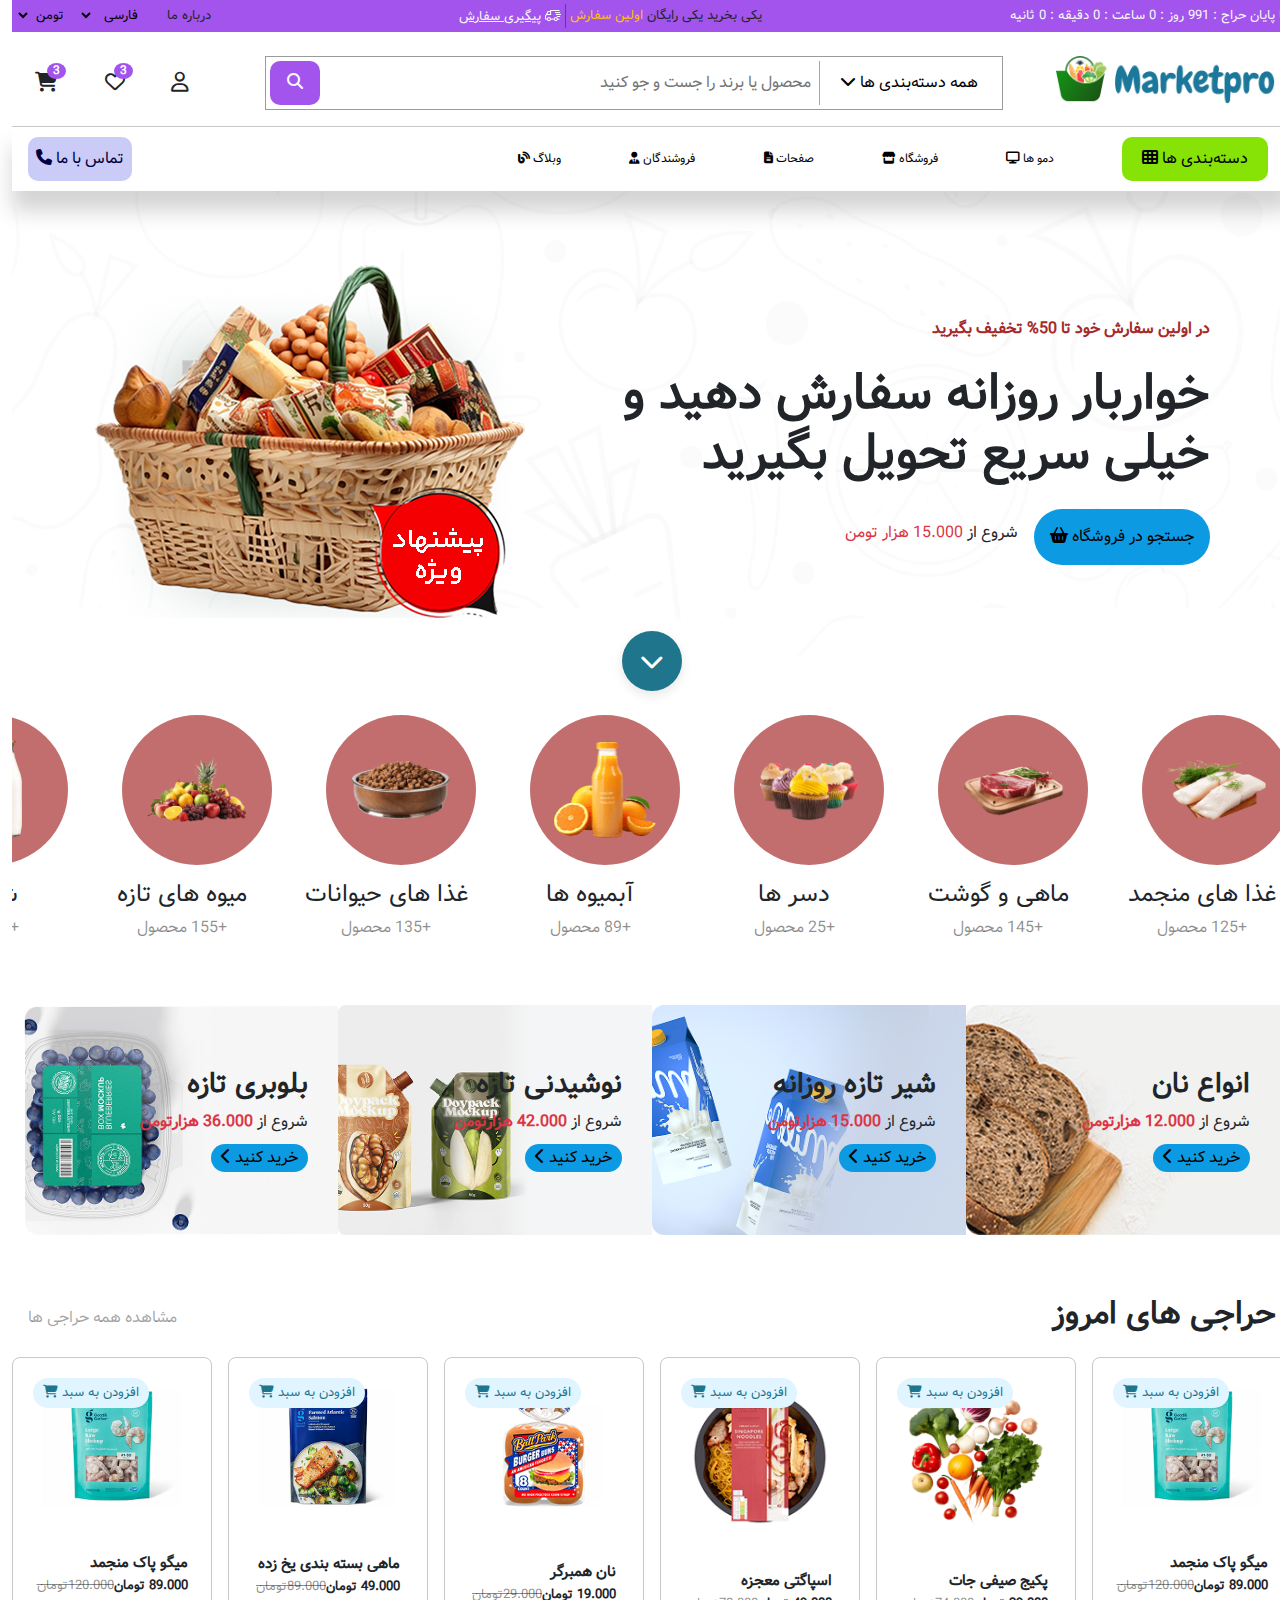
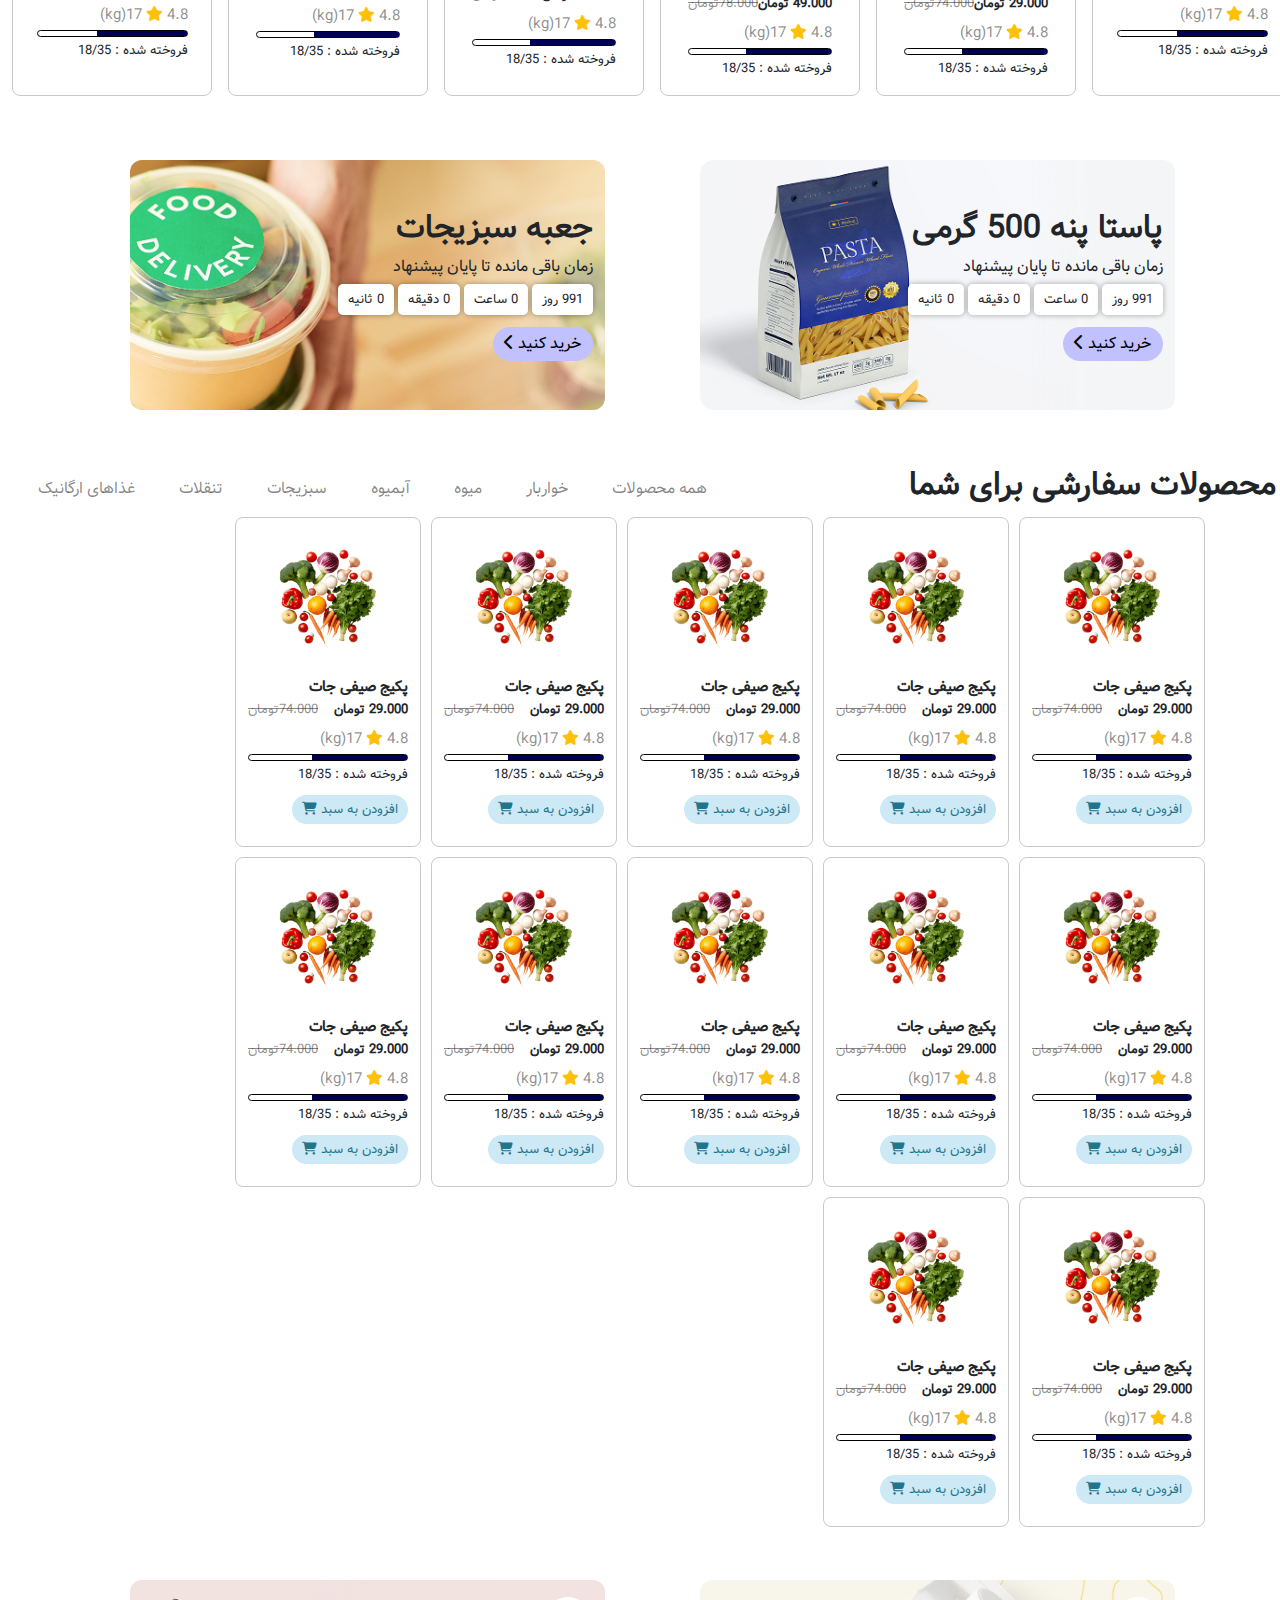
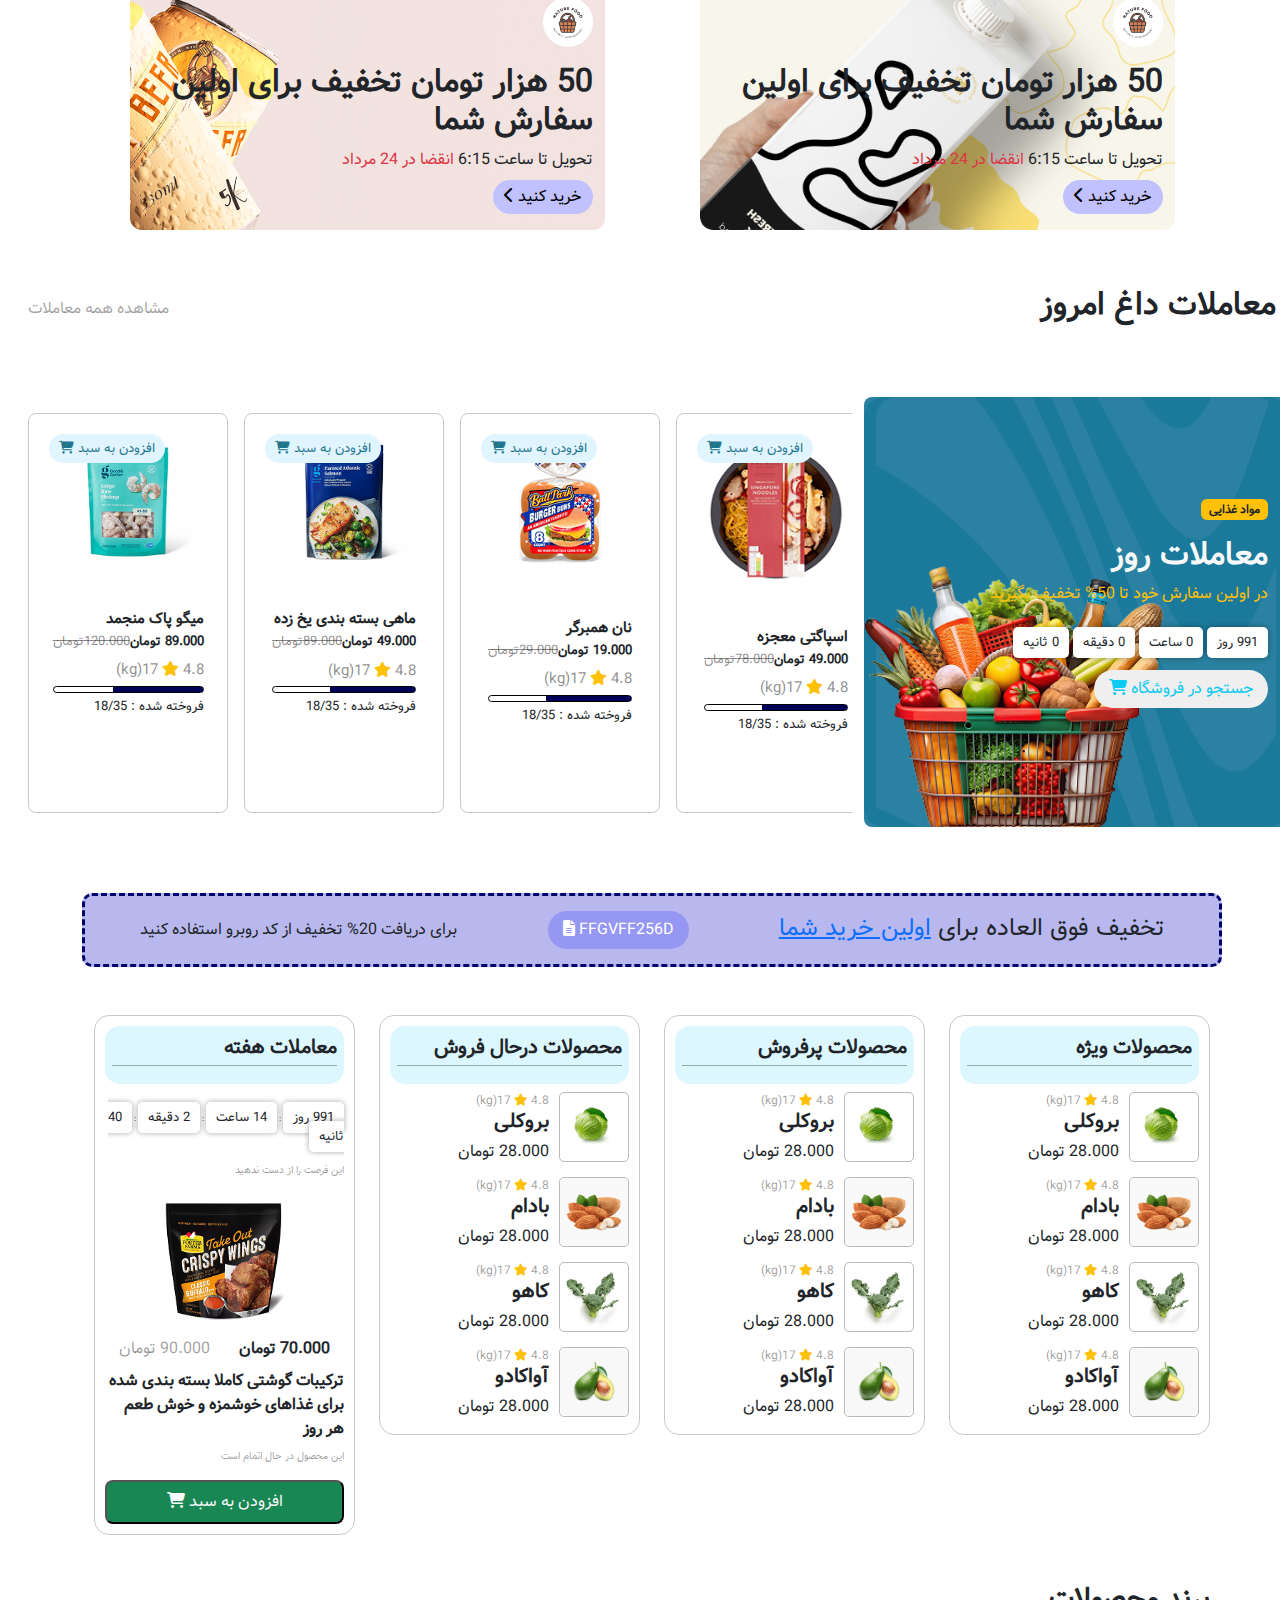
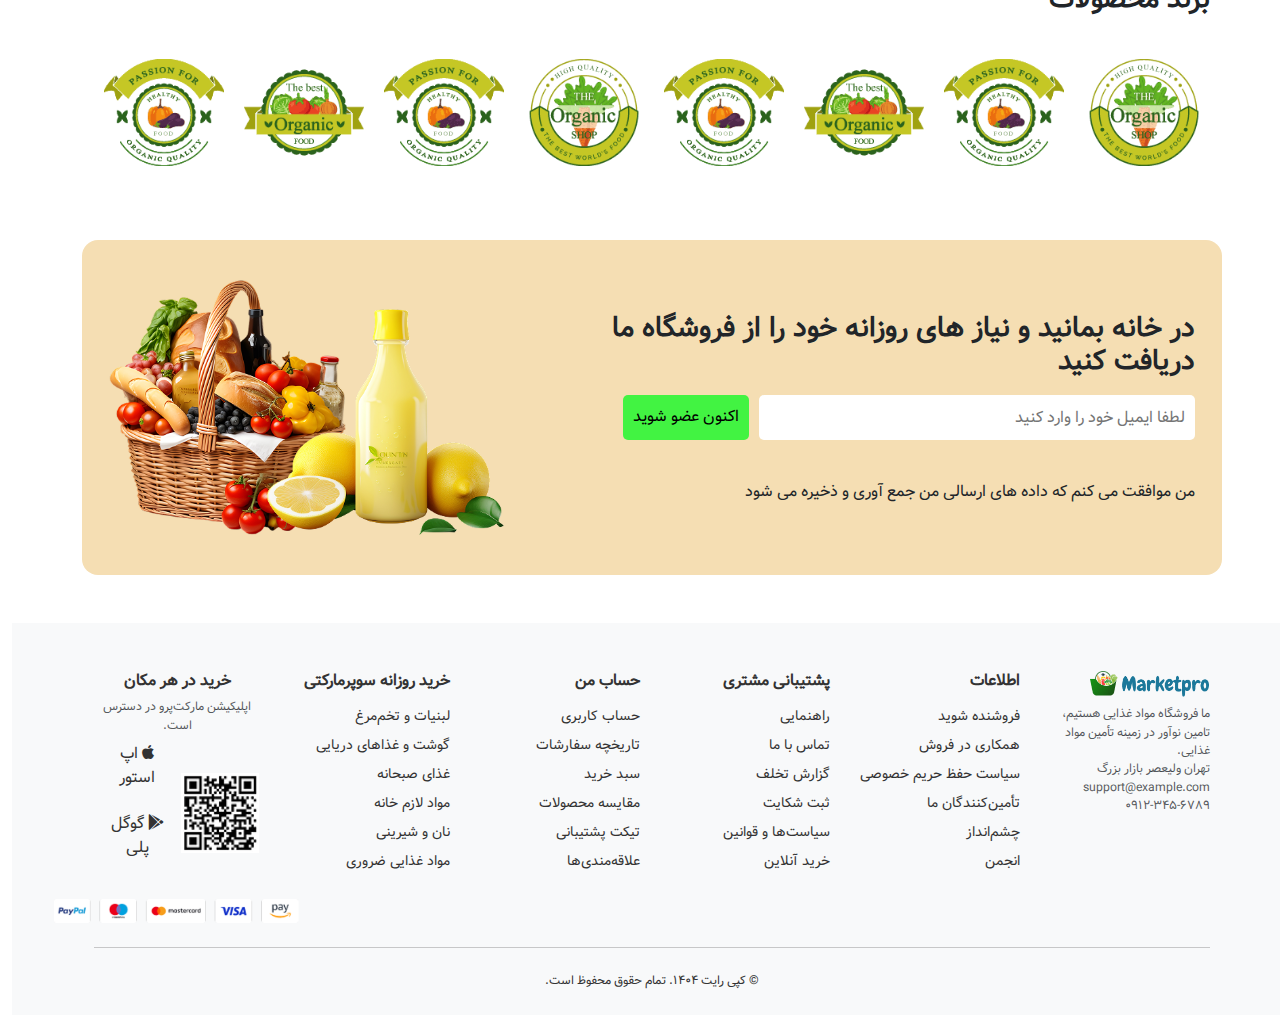
<file: index.html>
<!DOCTYPE html>
<html lang="en">
  <head>
    <meta charset="UTF-8" />
    <meta name="viewport" content="width=device-width, initial-scale=1.0" />
    <link
      href="https://cdn.jsdelivr.net/npm/bootstrap@5.3.3/dist/css/bootstrap.min.css"
      rel="stylesheet"
    />
    <link
      rel="stylesheet"
      href="https://cdnjs.cloudflare.com/ajax/libs/font-awesome/6.5.0/css/all.min.css"
    />
    <link rel="stylesheet" href="./css/index.css" />
    <title>mainPage</title>
  </head>
  <body dir="rtl">
    <div data-include="./html/header.html"></div>

    <!-- محتوای صفحه -->
    <main>
      <div class="banner d-flex justify-content-center">
        <div class="banner-wrapper container d-flex justify-content-between">
          <div class="banner-content d-flex flex-column justify-content-center">
            <p class="mb-4">در اولین سفارش خود تا 50% تخفیف بگیرید</p>
            <h2 class="mb-4">
              خواربار روزانه سفارش دهید و خیلی سریع تحویل بگیرید
            </h2>
            <div class="d-flex justify-content-start">
              <button class="banner-btn p-3">
                جستجو در فروشگاه <i class="fa fa-shopping-basket"></i>
              </button>
              <h6 class="me-3 align-self-center">
                شروع از <span class="text-danger">15.000 هزار تومن</span>
              </h6>
            </div>
          </div>
          <div class="banner-img-box align-self-center">
            <img src="./img/banner/banner-img3.png" alt="" />
          </div>
        </div>

        <div class="scroll-btn">
          <i class="fa-solid fa-chevron-down"></i>
        </div>
      </div>

      <div class="category-wrapper">
        

        <div class="main-categoryes d-flex mt-4">
          
        </div>
      </div>

      <div class="product-banner-wrapper pe-4 ps-4 mt-5">
        <div class="product-banner row text-center">
          <div class="col-xl-3 col-md-6 col-12 dd dd4">
            
            <div class="product-banner-content">
              <h3 class="fw-bold">انواع نان</h3>
              <p>
                شروع از <span class="text-danger fw-bold">12.000 هزارتومن</span>
              </p>
              <button class="prodct-banner-btn">
                خرید کنید <i class="fa fa-chevron-left"></i>
              </button>
            </div>
          </div>

          <div class="col-xl-3 col-md-6 col-12 dd dd1">
            

            <div class="product-banner-content">
              <h3 class="fw-bold">شیر تازه روزانه</h3>
              <p>
                شروع از <span class="text-danger fw-bold">15.000 هزارتومن</span>
              </p>
              <button class="prodct-banner-btn">
                خرید کنید <i class="fa fa-chevron-left"></i>
              </button>
            </div>
          </div>

          <div class="col-xl-3 col-md-6 col-12 dd dd2">
          
            <div class="product-banner-content">
              <h3 class="fw-bold">نوشیدنی تازه</h3>
              <p>
                شروع از <span class="text-danger fw-bold">42.000 هزارتومن</span>
              </p>
              <button class="prodct-banner-btn">
                خرید کنید <i class="fa fa-chevron-left"></i>
              </button>
            </div>
          </div>

          <div class="col-xl-3 col-md-6 col-12 dd dd3">
            
            <div class="product-banner-content">
              <h3 class="fw-bold">بلوبری تازه</h3>
              <p>
                شروع از <span class="text-danger fw-bold">36.000 هزارتومن</span>
              </p>
              <button class="prodct-banner-btn">
                خرید کنید <i class="fa fa-chevron-left"></i>
              </button>
            </div>
          </div>
        </div>
      </div>

      <div class="sales-wrapper d-flex justify-content-between pe-3 ps-3 mt-5">
        <h2 class="align-self-center fw-bold">حراجی های امروز</h2>
        <a class="align-self-center all-sales" href="#">مشاهده همه حراجی ها</a>
      </div>

      <div class="card-slider-wrapper mb-5">
        <div class="card-slider" dir="rtl">
          <div class="card">
            <img
              class="card-img-top card-img-custom"
              src="./img/slider/product-img3.png"
              alt="Card image"
            />
            <div class="card-body">
              <h4 class="card-title card-title-custom mb-1">پکیج صیفی جات</h4>
              <div class="card-price d-flex justify-content-between mb-2">
                <p class="fw-bold">29.000 تومان</p>
                <p class="del-price"><del>74.000تومان</del></p>
              </div>
              <div class="card-rate mb-1">
                <p>4.8 <i class="fa fa-star text-warning"></i> 17(kg)</p>
              </div>

              <div class="card-sold-box mb-1">
                <div class="sold"></div>
              </div>
              <p class="sold-text">فروخته شده : 18/35</p>
            </div>

            <button class="card-add-cart-btn">
              افزودن به سبد <i class="fa fa-shopping-cart"></i>
            </button>
          </div>

          <div class="card">
            <img
              class="card-img-top card-img-custom"
              src="./img/slider/product-img26.png"
              alt="Card image"
            />
            <div class="card-body">
              <h4 class="card-title card-title-custom mb-1">اسپاگتی معجزه</h4>
              <div class="card-price d-flex justify-content-between mb-2">
                <p class="fw-bold">49.000 تومان</p>
                <p class="del-price"><del>78.000تومان</del></p>
              </div>
              <div class="card-rate mb-1">
                <p>4.8 <i class="fa fa-star text-warning"></i> 17(kg)</p>
              </div>

              <div class="card-sold-box mb-1">
                <div class="sold"></div>
              </div>
              <p class="sold-text">فروخته شده : 18/35</p>
            </div>

            <button class="card-add-cart-btn">
              افزودن به سبد <i class="fa fa-shopping-cart"></i>
            </button>
          </div>

          <div class="card">
            <img
              class="card-img-top card-img-custom"
              src="./img/slider/product-img13.png"
              alt="Card image"
            />
            <div class="card-body">
              <h4 class="card-title card-title-custom mb-1">نان همبرگر</h4>
              <div class="card-price d-flex justify-content-between mb-2">
                <p class="fw-bold">19.000 تومان</p>
                <p class="del-price"><del>29.000تومان</del></p>
              </div>
              <div class="card-rate mb-1">
                <p>4.8 <i class="fa fa-star text-warning"></i> 17(kg)</p>
              </div>

              <div class="card-sold-box mb-1">
                <div class="sold"></div>
              </div>
              <p class="sold-text">فروخته شده : 18/35</p>
            </div>

            <button class="card-add-cart-btn">
              افزودن به سبد <i class="fa fa-shopping-cart"></i>
            </button>
          </div>

          <div class="card">
            <img
              class="card-img-top card-img-custom"
              src="./img/slider/product-img28.png"
              alt="Card image"
            />
            <div class="card-body">
              <h4 class="card-title card-title-custom mb-1">
                ماهی بسته بندی یخ زده
              </h4>
              <div class="card-price d-flex justify-content-between mb-2">
                <p class="fw-bold">49.000 تومان</p>
                <p class="del-price"><del>89.000تومان</del></p>
              </div>
              <div class="card-rate mb-1">
                <p>4.8 <i class="fa fa-star text-warning"></i> 17(kg)</p>
              </div>

              <div class="card-sold-box mb-1">
                <div class="sold"></div>
              </div>
              <p class="sold-text">فروخته شده : 18/35</p>
            </div>

            <button class="card-add-cart-btn">
              افزودن به سبد <i class="fa fa-shopping-cart"></i>
            </button>
          </div>

          <div class="card">
            <img
              class="card-img-top card-img-custom"
              src="./img/slider/product-img30.png"
              alt="Card image"
            />
            <div class="card-body">
              <h4 class="card-title card-title-custom mb-1">میگو پاک منجمد</h4>
              <div class="card-price d-flex justify-content-between mb-2">
                <p class="fw-bold">89.000 تومان</p>
                <p class="del-price"><del>120.000تومان</del></p>
              </div>
              <div class="card-rate mb-1">
                <p>4.8 <i class="fa fa-star text-warning"></i> 17(kg)</p>
              </div>

              <div class="card-sold-box mb-1">
                <div class="sold"></div>
              </div>
              <p class="sold-text">فروخته شده : 18/35</p>
            </div>

            <button class="card-add-cart-btn">
              افزودن به سبد <i class="fa fa-shopping-cart"></i>
            </button>
          </div>

          <div class="card">
            <img
              class="card-img-top card-img-custom"
              src="./img/slider/product-img3.png"
              alt="Card image"
            />
            <div class="card-body">
              <h4 class="card-title card-title-custom mb-1">پکیج صیفی جات</h4>
              <div class="card-price d-flex justify-content-between mb-2">
                <p class="fw-bold">29.000 تومان</p>
                <p class="del-price"><del>74.000تومان</del></p>
              </div>
              <div class="card-rate mb-1">
                <p>4.8 <i class="fa fa-star text-warning"></i> 17(kg)</p>
              </div>

              <div class="card-sold-box mb-1">
                <div class="sold"></div>
              </div>
              <p class="sold-text">فروخته شده : 18/35</p>
            </div>

            <button class="card-add-cart-btn">
              افزودن به سبد <i class="fa fa-shopping-cart"></i>
            </button>
          </div>

          <div class="card">
            <img
              class="card-img-top card-img-custom"
              src="./img/slider/product-img26.png"
              alt="Card image"
            />
            <div class="card-body">
              <h4 class="card-title card-title-custom mb-1">اسپاگتی معجزه</h4>
              <div class="card-price d-flex justify-content-between mb-2">
                <p class="fw-bold">49.000 تومان</p>
                <p class="del-price"><del>78.000تومان</del></p>
              </div>
              <div class="card-rate mb-1">
                <p>4.8 <i class="fa fa-star text-warning"></i> 17(kg)</p>
              </div>

              <div class="card-sold-box mb-1">
                <div class="sold"></div>
              </div>
              <p class="sold-text">فروخته شده : 18/35</p>
            </div>

            <button class="card-add-cart-btn">
              افزودن به سبد <i class="fa fa-shopping-cart"></i>
            </button>
          </div>

          <div class="card">
            <img
              class="card-img-top card-img-custom"
              src="./img/slider/product-img13.png"
              alt="Card image"
            />
            <div class="card-body">
              <h4 class="card-title card-title-custom mb-1">نان همبرگر</h4>
              <div class="card-price d-flex justify-content-between mb-2">
                <p class="fw-bold">19.000 تومان</p>
                <p class="del-price"><del>29.000تومان</del></p>
              </div>
              <div class="card-rate mb-1">
                <p>4.8 <i class="fa fa-star text-warning"></i> 17(kg)</p>
              </div>

              <div class="card-sold-box mb-1">
                <div class="sold"></div>
              </div>
              <p class="sold-text">فروخته شده : 18/35</p>
            </div>

            <button class="card-add-cart-btn">
              افزودن به سبد <i class="fa fa-shopping-cart"></i>
            </button>
          </div>

          <div class="card">
            <img
              class="card-img-top card-img-custom"
              src="./img/slider/product-img28.png"
              alt="Card image"
            />
            <div class="card-body">
              <h4 class="card-title card-title-custom mb-1">
                ماهی بسته بندی یخ زده
              </h4>
              <div class="card-price d-flex justify-content-between mb-2">
                <p class="fw-bold">49.000 تومان</p>
                <p class="del-price"><del>89.000تومان</del></p>
              </div>
              <div class="card-rate mb-1">
                <p>4.8 <i class="fa fa-star text-warning"></i> 17(kg)</p>
              </div>

              <div class="card-sold-box mb-1">
                <div class="sold"></div>
              </div>
              <p class="sold-text">فروخته شده : 18/35</p>
            </div>

            <button class="card-add-cart-btn">
              افزودن به سبد <i class="fa fa-shopping-cart"></i>
            </button>
          </div>

          <div class="card">
            <img
              class="card-img-top card-img-custom"
              src="./img/slider/product-img30.png"
              alt="Card image"
            />
            <div class="card-body">
              <h4 class="card-title card-title-custom mb-1">میگو پاک منجمد</h4>
              <div class="card-price d-flex justify-content-between mb-2">
                <p class="fw-bold">89.000 تومان</p>
                <p class="del-price"><del>120.000تومان</del></p>
              </div>
              <div class="card-rate mb-1">
                <p>4.8 <i class="fa fa-star text-warning"></i> 17(kg)</p>
              </div>

              <div class="card-sold-box mb-1">
                <div class="sold"></div>
              </div>
              <p class="sold-text">فروخته شده : 18/35</p>
            </div>

            <button class="card-add-cart-btn">
              افزودن به سبد <i class="fa fa-shopping-cart"></i>
            </button>
          </div>
        </div>
      </div>

      <div class="container mb-5">
        <div class="row justify-content-around">
          <div
            class="col-xl-5 col-md-12 product-baner-buying1 product-baner-buying d-flex flex-column justify-content-center mb-2"
          >
            <h2 class="fw-bold">پاستا پنه 500 گرمی</h2>
            <p>زمان باقی مانده تا پایان پیشنهاد</p>
            <p class="mt-2 mb-3" id="banner-timer-wrapper">
              <span class="banner-time" id="days">991 روز</span>
              <span class="banner-time" id="hours">14 ساعت</span>
              <span class="banner-time" id="minutes">2 دقیقه</span>
              <span class="banner-time" id="seconds">40 ثانیه</span>
            </p>

            <button class="prodct-banner-btn-buying">
              خرید کنید <i class="fa fa-chevron-left"></i>
            </button>
          </div>
          <div
            class="col-xl-5 col-md-12 product-baner-buying2 product-baner-buying d-flex flex-column justify-content-center mb-2"
          >
            <h2 class="fw-bold">جعبه سبزیجات</h2>
            <p>زمان باقی مانده تا پایان پیشنهاد</p>
             <p class="mt-2 mb-3" id="banner-timer-wrapper">
              <span class="banner-time" id="days2">991 روز</span>
              <span class="banner-time" id="hours2">14 ساعت</span>
              <span class="banner-time" id="minutes2">2 دقیقه</span>
              <span class="banner-time" id="seconds2">40 ثانیه</span>
            </p>
            <button class="prodct-banner-btn-buying">
              خرید کنید <i class="fa fa-chevron-left"></i>
            </button>
          </div>
        </div>
      </div>

      <div class="sales-wrapper d-flex justify-content-between pe-3 ps-3 mt-5">
        <h2 class="align-self-center fw-bold">محصولات سفارشی برای شما</h2>
        <div class="custom-product-menu align-self-center">
          <ul class="d-flex justifu-content-center">
            <li class="custom-product-menu-item me-4">همه محصولات</li>
            <li class="custom-product-menu-item me-4">خواربار</li>
            <li class="custom-product-menu-item me-4">میوه</li>
            <li class="custom-product-menu-item me-4">آبمیوه</li>
            <li class="custom-product-menu-item me-4">سبزیجات</li>
            <li class="custom-product-menu-item me-4">تنقلات</li>
            <li class="custom-product-menu-item me-4">غذاهای ارگانیک</li>
          </ul>
        </div>
      </div>



      <div class="custom-product-wrapper container row g-4 m-auto">
        <div class="custom-product-card col-xl-2 col-md-3 col-sm-6">
          <img
            class="card-img-top card-img-custom"
            src="./img/slider/product-img3.png"
            alt="Card image"
          />
            <div class="card-body">
              <h4 class="card-title card-title-custom mb-1">پکیج صیفی جات</h4>
              <div class="card-price d-flex justify-content-between mb-2">
                <p class="fw-bold">29.000 تومان</p>
                <p class="del-price"><del>74.000تومان</del></p>
              </div>
              <div class="card-rate mb-1">
                <p>4.8 <i class="fa fa-star text-warning"></i> 17(kg)</p>
              </div>
              <div class="card-sold-box mb-1">
                <div class="sold"></div>
              </div>
              <p class="sold-text">فروخته شده : 18/35</p>
        
              <button class="custom-card-add-cart-btn">
                افزودن به سبد <i class="fa fa-shopping-cart"></i>
              </button>
            </div>
          
        </div>
        
      

        <div class="custom-product-card col-xl-2 col-md-3 col-sm-6">
          <img
            class="card-img-top card-img-custom"
            src="./img/slider/product-img3.png"
            alt="Card image"
          />
          <div class="card-body">
            <h4 class="card-title card-title-custom mb-1">پکیج صیفی جات</h4>
            <div class="card-price d-flex justify-content-between mb-2">
              <p class="fw-bold">29.000 تومان</p>
              <p class="del-price"><del>74.000تومان</del></p>
            </div>
            <div class="card-rate mb-1">
              <p>4.8 <i class="fa fa-star text-warning"></i> 17(kg)</p>
            </div>
            <div class="card-sold-box mb-1">
              <div class="sold"></div>
            </div>
            <p class="sold-text">فروخته شده : 18/35</p>
          </div>
          <button class="custom-card-add-cart-btn">
            افزودن به سبد <i class="fa fa-shopping-cart"></i>
          </button>
        </div>

        <div class="custom-product-card col-xl-2 col-md-3 col-sm-6">
          <img
            class="card-img-top card-img-custom"
            src="./img/slider/product-img3.png"
            alt="Card image"
          />
          <div class="card-body">
            <h4 class="card-title card-title-custom mb-1">پکیج صیفی جات</h4>
            <div class="card-price d-flex justify-content-between mb-2">
              <p class="fw-bold">29.000 تومان</p>
              <p class="del-price"><del>74.000تومان</del></p>
            </div>
            <div class="card-rate mb-1">
              <p>4.8 <i class="fa fa-star text-warning"></i> 17(kg)</p>
            </div>
            <div class="card-sold-box mb-1">
              <div class="sold"></div>
            </div>
            <p class="sold-text">فروخته شده : 18/35</p>
          </div>
          <button class="custom-card-add-cart-btn">
            افزودن به سبد <i class="fa fa-shopping-cart"></i>
          </button>
        </div>

        <div class="custom-product-card col-xl-2 col-md-3 col-sm-6">
          <img
            class="card-img-top card-img-custom"
            src="./img/slider/product-img3.png"
            alt="Card image"
          />
          <div class="card-body">
            <h4 class="card-title card-title-custom mb-1">پکیج صیفی جات</h4>
            <div class="card-price d-flex justify-content-between mb-2">
              <p class="fw-bold">29.000 تومان</p>
              <p class="del-price"><del>74.000تومان</del></p>
            </div>
            <div class="card-rate mb-1">
              <p>4.8 <i class="fa fa-star text-warning"></i> 17(kg)</p>
            </div>
            <div class="card-sold-box mb-1">
              <div class="sold"></div>
            </div>
            <p class="sold-text">فروخته شده : 18/35</p>
          </div>
          <button class="custom-card-add-cart-btn">
            افزودن به سبد <i class="fa fa-shopping-cart"></i>
          </button>
        </div>

        <div class="custom-product-card col-xl-2 col-md-3 col-sm-6">
          <img
            class="card-img-top card-img-custom"
            src="./img/slider/product-img3.png"
            alt="Card image"
          />
          <div class="card-body">
            <h4 class="card-title card-title-custom mb-1">پکیج صیفی جات</h4>
            <div class="card-price d-flex justify-content-between mb-2">
              <p class="fw-bold">29.000 تومان</p>
              <p class="del-price"><del>74.000تومان</del></p>
            </div>
            <div class="card-rate mb-1">
              <p>4.8 <i class="fa fa-star text-warning"></i> 17(kg)</p>
            </div>
            <div class="card-sold-box mb-1">
              <div class="sold"></div>
            </div>
            <p class="sold-text">فروخته شده : 18/35</p>
          </div>
          <button class="custom-card-add-cart-btn">
            افزودن به سبد <i class="fa fa-shopping-cart"></i>
          </button>
        </div>

        <div class="custom-product-card col-xl-2 col-md-3 col-sm-6">
          <img
            class="card-img-top card-img-custom"
            src="./img/slider/product-img3.png"
            alt="Card image"
          />
          <div class="card-body">
            <h4 class="card-title card-title-custom mb-1">پکیج صیفی جات</h4>
            <div class="card-price d-flex justify-content-between mb-2">
              <p class="fw-bold">29.000 تومان</p>
              <p class="del-price"><del>74.000تومان</del></p>
            </div>
            <div class="card-rate mb-1">
              <p>4.8 <i class="fa fa-star text-warning"></i> 17(kg)</p>
            </div>
            <div class="card-sold-box mb-1">
              <div class="sold"></div>
            </div>
            <p class="sold-text">فروخته شده : 18/35</p>
          </div>
          <button class="custom-card-add-cart-btn">
            افزودن به سبد <i class="fa fa-shopping-cart"></i>
          </button>
        </div>

        <div class="custom-product-card col-xl-2 col-md-3 col-sm-6">
          <img
            class="card-img-top card-img-custom"
            src="./img/slider/product-img3.png"
            alt="Card image"
          />
          <div class="card-body">
            <h4 class="card-title card-title-custom mb-1">پکیج صیفی جات</h4>
            <div class="card-price d-flex justify-content-between mb-2">
              <p class="fw-bold">29.000 تومان</p>
              <p class="del-price"><del>74.000تومان</del></p>
            </div>
            <div class="card-rate mb-1">
              <p>4.8 <i class="fa fa-star text-warning"></i> 17(kg)</p>
            </div>
            <div class="card-sold-box mb-1">
              <div class="sold"></div>
            </div>
            <p class="sold-text">فروخته شده : 18/35</p>
          </div>
          <button class="custom-card-add-cart-btn">
            افزودن به سبد <i class="fa fa-shopping-cart"></i>
          </button>
        </div>

        <div class="custom-product-card col-xl-2 col-md-3 col-sm-6">
          <img
            class="card-img-top card-img-custom"
            src="./img/slider/product-img3.png"
            alt="Card image"
          />
          <div class="card-body">
            <h4 class="card-title card-title-custom mb-1">پکیج صیفی جات</h4>
            <div class="card-price d-flex justify-content-between mb-2">
              <p class="fw-bold">29.000 تومان</p>
              <p class="del-price"><del>74.000تومان</del></p>
            </div>
            <div class="card-rate mb-1">
              <p>4.8 <i class="fa fa-star text-warning"></i> 17(kg)</p>
            </div>
            <div class="card-sold-box mb-1">
              <div class="sold"></div>
            </div>
            <p class="sold-text">فروخته شده : 18/35</p>
          </div>
          <button class="custom-card-add-cart-btn">
            افزودن به سبد <i class="fa fa-shopping-cart"></i>
          </button>
        </div>

        <div class="custom-product-card col-xl-2 col-md-3 col-sm-6">
          <img
            class="card-img-top card-img-custom"
            src="./img/slider/product-img3.png"
            alt="Card image"
          />
          <div class="card-body">
            <h4 class="card-title card-title-custom mb-1">پکیج صیفی جات</h4>
            <div class="card-price d-flex justify-content-between mb-2">
              <p class="fw-bold">29.000 تومان</p>
              <p class="del-price"><del>74.000تومان</del></p>
            </div>
            <div class="card-rate mb-1">
              <p>4.8 <i class="fa fa-star text-warning"></i> 17(kg)</p>
            </div>
            <div class="card-sold-box mb-1">
              <div class="sold"></div>
            </div>
            <p class="sold-text">فروخته شده : 18/35</p>
          </div>
          <button class="custom-card-add-cart-btn">
            افزودن به سبد <i class="fa fa-shopping-cart"></i>
          </button>
        </div>

        <div class="custom-product-card col-xl-2 col-md-3 col-sm-6">
          <img
            class="card-img-top card-img-custom"
            src="./img/slider/product-img3.png"
            alt="Card image"
          />
          <div class="card-body">
            <h4 class="card-title card-title-custom mb-1">پکیج صیفی جات</h4>
            <div class="card-price d-flex justify-content-between mb-2">
              <p class="fw-bold">29.000 تومان</p>
              <p class="del-price"><del>74.000تومان</del></p>
            </div>
            <div class="card-rate mb-1">
              <p>4.8 <i class="fa fa-star text-warning"></i> 17(kg)</p>
            </div>
            <div class="card-sold-box mb-1">
              <div class="sold"></div>
            </div>
            <p class="sold-text">فروخته شده : 18/35</p>
          </div>
          <button class="custom-card-add-cart-btn">
            افزودن به سبد <i class="fa fa-shopping-cart"></i>
          </button>
        </div>

        <div class="custom-product-card col-xl-2 col-md-3 col-sm-6">
          <img
            class="card-img-top card-img-custom"
            src="./img/slider/product-img3.png"
            alt="Card image"
          />
          <div class="card-body">
            <h4 class="card-title card-title-custom mb-1">پکیج صیفی جات</h4>
            <div class="card-price d-flex justify-content-between mb-2">
              <p class="fw-bold">29.000 تومان</p>
              <p class="del-price"><del>74.000تومان</del></p>
            </div>
            <div class="card-rate mb-1">
              <p>4.8 <i class="fa fa-star text-warning"></i> 17(kg)</p>
            </div>
            <div class="card-sold-box mb-1">
              <div class="sold"></div>
            </div>
            <p class="sold-text">فروخته شده : 18/35</p>
          </div>
          <button class="custom-card-add-cart-btn">
            افزودن به سبد <i class="fa fa-shopping-cart"></i>
          </button>
        </div>

        <div class="custom-product-card col-xl-2 col-md-3 col-sm-6">
          <img
            class="card-img-top card-img-custom"
            src="./img/slider/product-img3.png"
            alt="Card image"
          />
          <div class="card-body">
            <h4 class="card-title card-title-custom mb-1">پکیج صیفی جات</h4>
            <div class="card-price d-flex justify-content-between mb-2">
              <p class="fw-bold">29.000 تومان</p>
              <p class="del-price"><del>74.000تومان</del></p>
            </div>
            <div class="card-rate mb-1">
              <p>4.8 <i class="fa fa-star text-warning"></i> 17(kg)</p>
            </div>
            <div class="card-sold-box mb-1">
              <div class="sold"></div>
            </div>
            <p class="sold-text">فروخته شده : 18/35</p>
          </div>
          <button class="custom-card-add-cart-btn">
            افزودن به سبد <i class="fa fa-shopping-cart"></i>
          </button>
        </div>
      </div>

      <div class="container mb-5 mt-5">
        <div class="row justify-content-around">
          <div
            class="col-xl-5 col-md-12 product-baner-buying3 product-baner-buying d-flex flex-column justify-content-center mb-2"
          >
            <div class="img-box-logo mb-3">
              <img
                src="./img/banner/offer-logo.png"
                alt="logo"
                class="offer-logo"
              />
            </div>

            <h2 class="fw-bold">50 هزار تومان تخفیف برای اولین سفارش شما</h2>
            <p class="mb-2">
              تحویل تا ساعت 6:15
              <span class="text-danger">انقضا در 24 مرداد</span>
            </p>
            <button class="prodct-banner-btn-buying">
              خرید کنید <i class="fa fa-chevron-left"></i>
            </button>
          </div>
          <div
            class="col-xl-5 col-md-12 product-baner-buying4 product-baner-buying d-flex flex-column justify-content-center mb-2"
          >
            <div class="img-box-logo mb-3">
              <img
                src="./img/banner/offer-logo.png"
                alt="logo"
                class="offer-logo"
              />
            </div>
            <h2 class="fw-bold">50 هزار تومان تخفیف برای اولین سفارش شما</h2>
            <p class="mb-2">
              تحویل تا ساعت 6:15
              <span class="text-danger">انقضا در 24 مرداد</span>
            </p>
            <button class="prodct-banner-btn-buying">
              خرید کنید <i class="fa fa-chevron-left"></i>
            </button>
          </div>
        </div>
      </div>

      <div class="sales-wrapper d-flex justify-content-between pe-3 ps-3 mt-5">
        <h2 class="align-self-center fw-bold">معاملات داغ امروز</h2>
        <a class="align-self-center all-sales" href="#">مشاهده همه معاملات</a>
      </div>

      <div class="dealing-wrapper">
        <div class="p-3 mt-5 row">
          <div class="col-xl-4 dealing-banner mb-5">
            <img
              src="./img/banner/offer-shape.png"
              alt="shape"
              class="dealing-shape w-100 h-100"
            />
            <img
              src="./img/banner/basket-img.png"
              alt="bascket"
              class="dealing-shape-bascet"
            />

            <div class="dealing-banner-content">
              <span class="badge bg-warning text-dark mb-3">مواد غذایی</span>
              <h2 class="fw-bold text-light mb-2">معاملات روز</h2>
              <p class="text-warning mb-4">
                در اولین سفارش خود تا 50% تخفیف بگیرید
              </p>
               <p class="mt-2 mb-3" id="banner-timer-wrapper">
                <span class="banner-time" id="days1">991 روز</span>
                <span class="banner-time" id="hours1">14 ساعت</span>
                <span class="banner-time" id="minutes1">2 دقیقه</span>
                <span class="banner-time" id="seconds1">40 ثانیه</span>
              </p>
              <button class="dealing-btn text-info">
                جستجو در فروشگاه <i class="fa fa-shopping-cart"></i>
              </button>
            </div>
          </div>

          <div class="col-xl-8 dealing-product">
            <div class="dealing-card-slider-wrapper mb-5">
              <div class="card-slider" dir="rtl">
                <div class="card" style="height: 400px;">
                  <img
                    class="card-img-top card-img-custom"
                    src="./img/slider/product-img3.png"
                    alt="Card image"
                  />
                  <div class="card-body">
                    <h4 class="card-title card-title-custom mb-1">
                      پکیج صیفی جات
                    </h4>
                    <div class="card-price d-flex justify-content-between mb-2">
                      <p class="fw-bold">29.000 تومان</p>
                      <p class="del-price"><del>74.000تومان</del></p>
                    </div>
                    <div class="card-rate mb-1">
                      <p>4.8 <i class="fa fa-star text-warning"></i> 17(kg)</p>
                    </div>

                    <div class="card-sold-box mb-1">
                      <div class="sold"></div>
                    </div>
                    <p class="sold-text">فروخته شده : 18/35</p>
                  </div>

                  <button class="card-add-cart-btn">
                    افزودن به سبد <i class="fa fa-shopping-cart"></i>
                  </button>
                </div>

                <div class="card">
                  <img
                    class="card-img-top card-img-custom"
                    src="./img/slider/product-img26.png"
                    alt="Card image"
                  />
                  <div class="card-body">
                    <h4 class="card-title card-title-custom mb-1">
                      اسپاگتی معجزه
                    </h4>
                    <div class="card-price d-flex justify-content-between mb-2">
                      <p class="fw-bold">49.000 تومان</p>
                      <p class="del-price"><del>78.000تومان</del></p>
                    </div>
                    <div class="card-rate mb-1">
                      <p>4.8 <i class="fa fa-star text-warning"></i> 17(kg)</p>
                    </div>

                    <div class="card-sold-box mb-1">
                      <div class="sold"></div>
                    </div>
                    <p class="sold-text">فروخته شده : 18/35</p>
                  </div>

                  <button class="card-add-cart-btn">
                    افزودن به سبد <i class="fa fa-shopping-cart"></i>
                  </button>
                </div>

                <div class="card">
                  <img
                    class="card-img-top card-img-custom"
                    src="./img/slider/product-img13.png"
                    alt="Card image"
                  />
                  <div class="card-body">
                    <h4 class="card-title card-title-custom mb-1">
                      نان همبرگر
                    </h4>
                    <div class="card-price d-flex justify-content-between mb-2">
                      <p class="fw-bold">19.000 تومان</p>
                      <p class="del-price"><del>29.000تومان</del></p>
                    </div>
                    <div class="card-rate mb-1">
                      <p>4.8 <i class="fa fa-star text-warning"></i> 17(kg)</p>
                    </div>

                    <div class="card-sold-box mb-1">
                      <div class="sold"></div>
                    </div>
                    <p class="sold-text">فروخته شده : 18/35</p>
                  </div>

                  <button class="card-add-cart-btn">
                    افزودن به سبد <i class="fa fa-shopping-cart"></i>
                  </button>
                </div>

                <div class="card">
                  <img
                    class="card-img-top card-img-custom"
                    src="./img/slider/product-img28.png"
                    alt="Card image"
                  />
                  <div class="card-body">
                    <h4 class="card-title card-title-custom mb-1">
                      ماهی بسته بندی یخ زده
                    </h4>
                    <div class="card-price d-flex justify-content-between mb-2">
                      <p class="fw-bold">49.000 تومان</p>
                      <p class="del-price"><del>89.000تومان</del></p>
                    </div>
                    <div class="card-rate mb-1">
                      <p>4.8 <i class="fa fa-star text-warning"></i> 17(kg)</p>
                    </div>

                    <div class="card-sold-box mb-1">
                      <div class="sold"></div>
                    </div>
                    <p class="sold-text">فروخته شده : 18/35</p>
                  </div>

                  <button class="card-add-cart-btn">
                    افزودن به سبد <i class="fa fa-shopping-cart"></i>
                  </button>
                </div>

                <div class="card">
                  <img
                    class="card-img-top card-img-custom"
                    src="./img/slider/product-img30.png"
                    alt="Card image"
                  />
                  <div class="card-body">
                    <h4 class="card-title card-title-custom mb-1">
                      میگو پاک منجمد
                    </h4>
                    <div class="card-price d-flex justify-content-between mb-2">
                      <p class="fw-bold">89.000 تومان</p>
                      <p class="del-price"><del>120.000تومان</del></p>
                    </div>
                    <div class="card-rate mb-1">
                      <p>4.8 <i class="fa fa-star text-warning"></i> 17(kg)</p>
                    </div>

                    <div class="card-sold-box mb-1">
                      <div class="sold"></div>
                    </div>
                    <p class="sold-text">فروخته شده : 18/35</p>
                  </div>

                  <button class="card-add-cart-btn">
                    افزودن به سبد <i class="fa fa-shopping-cart"></i>
                  </button>
                </div>

                <div class="card">
                  <img
                    class="card-img-top card-img-custom"
                    src="./img/slider/product-img3.png"
                    alt="Card image"
                  />
                  <div class="card-body">
                    <h4 class="card-title card-title-custom mb-1">
                      پکیج صیفی جات
                    </h4>
                    <div class="card-price d-flex justify-content-between mb-2">
                      <p class="fw-bold">29.000 تومان</p>
                      <p class="del-price"><del>74.000تومان</del></p>
                    </div>
                    <div class="card-rate mb-1">
                      <p>4.8 <i class="fa fa-star text-warning"></i> 17(kg)</p>
                    </div>

                    <div class="card-sold-box mb-1">
                      <div class="sold"></div>
                    </div>
                    <p class="sold-text">فروخته شده : 18/35</p>
                  </div>

                  <button class="card-add-cart-btn">
                    افزودن به سبد <i class="fa fa-shopping-cart"></i>
                  </button>
                </div>

                <div class="card">
                  <img
                    class="card-img-top card-img-custom"
                    src="./img/slider/product-img26.png"
                    alt="Card image"
                  />
                  <div class="card-body">
                    <h4 class="card-title card-title-custom mb-1">
                      اسپاگتی معجزه
                    </h4>
                    <div class="card-price d-flex justify-content-between mb-2">
                      <p class="fw-bold">49.000 تومان</p>
                      <p class="del-price"><del>78.000تومان</del></p>
                    </div>
                    <div class="card-rate mb-1">
                      <p>4.8 <i class="fa fa-star text-warning"></i> 17(kg)</p>
                    </div>

                    <div class="card-sold-box mb-1">
                      <div class="sold"></div>
                    </div>
                    <p class="sold-text">فروخته شده : 18/35</p>
                  </div>

                  <button class="card-add-cart-btn">
                    افزودن به سبد <i class="fa fa-shopping-cart"></i>
                  </button>
                </div>

                <div class="card">
                  <img
                    class="card-img-top card-img-custom"
                    src="./img/slider/product-img13.png"
                    alt="Card image"
                  />
                  <div class="card-body">
                    <h4 class="card-title card-title-custom mb-1">
                      نان همبرگر
                    </h4>
                    <div class="card-price d-flex justify-content-between mb-2">
                      <p class="fw-bold">19.000 تومان</p>
                      <p class="del-price"><del>29.000تومان</del></p>
                    </div>
                    <div class="card-rate mb-1">
                      <p>4.8 <i class="fa fa-star text-warning"></i> 17(kg)</p>
                    </div>

                    <div class="card-sold-box mb-1">
                      <div class="sold"></div>
                    </div>
                    <p class="sold-text">فروخته شده : 18/35</p>
                  </div>

                  <button class="card-add-cart-btn">
                    افزودن به سبد <i class="fa fa-shopping-cart"></i>
                  </button>
                </div>

                <div class="card">
                  <img
                    class="card-img-top card-img-custom"
                    src="./img/slider/product-img28.png"
                    alt="Card image"
                  />
                  <div class="card-body">
                    <h4 class="card-title card-title-custom mb-1">
                      ماهی بسته بندی یخ زده
                    </h4>
                    <div class="card-price d-flex justify-content-between mb-2">
                      <p class="fw-bold">49.000 تومان</p>
                      <p class="del-price"><del>89.000تومان</del></p>
                    </div>
                    <div class="card-rate mb-1">
                      <p>4.8 <i class="fa fa-star text-warning"></i> 17(kg)</p>
                    </div>

                    <div class="card-sold-box mb-1">
                      <div class="sold"></div>
                    </div>
                    <p class="sold-text">فروخته شده : 18/35</p>
                  </div>

                  <button class="card-add-cart-btn">
                    افزودن به سبد <i class="fa fa-shopping-cart"></i>
                  </button>
                </div>

                <div class="card">
                  <img
                    class="card-img-top card-img-custom"
                    src="./img/slider/product-img30.png"
                    alt="Card image"
                  />
                  <div class="card-body">
                    <h4 class="card-title card-title-custom mb-1">
                      میگو پاک منجمد
                    </h4>
                    <div class="card-price d-flex justify-content-between mb-2">
                      <p class="fw-bold">89.000 تومان</p>
                      <p class="del-price"><del>120.000تومان</del></p>
                    </div>
                    <div class="card-rate mb-1">
                      <p>4.8 <i class="fa fa-star text-warning"></i> 17(kg)</p>
                    </div>

                    <div class="card-sold-box mb-1">
                      <div class="sold"></div>
                    </div>
                    <p class="sold-text">فروخته شده : 18/35</p>
                  </div>

                  <button class="card-add-cart-btn">
                    افزودن به سبد <i class="fa fa-shopping-cart"></i>
                  </button>
                </div>
              </div>
            </div>
          </div>
        </div>
      </div>

      <div class="discount-code-wrapper container d-flex justify-content-around">
        <h4 class="m-0 align-self-center">تخفیف فوق العاده برای <a class="" href="#">اولین خرید شما</a></h4>
        <button class="discount-code-btn">FFGVFF256D <i class="fa fa-file-lines"></i></button>
        <p class="m-0 align-self-center">برای دریافت 20% تخفیف از کد روبرو استفاده کنید</p>


      </div>

      <div class="special-product-wrapper mt-5 container">
        <div class="row">
          <div class="col-xl-3">
            <div class="special-product">
              <div class="special-product-title">
                <h3>محصولات ویژه</h3>
              </div>
              

              <div class="special-product-items">
                <div class="special-product-item mt-2 d-flex justify-content-start">
                  <div class="special-product-img-box">
                    <img src="./img/special-product/short-product-img1.png" alt="">
                  </div>
                  <div class="special-product-content">
                    <p>4.8 <i class="fa fa-star text-warning"></i> 17(kg)</p>
                    <h5 class="fw-bold">بروکلی</h5>
                    <h6>28.000 تومان</h6>
                    
                  </div>
                </div>

                <div class="special-product-item mt-2 d-flex justify-content-start">
                  <div class="special-product-img-box">
                    <img src="./img/special-product/short-product-img2.png" alt="">
                  </div>
                  <div class="special-product-content">
                    <p>4.8 <i class="fa fa-star text-warning"></i> 17(kg)</p>
                    <h5 class="fw-bold">بادام</h5>
                    <h6>28.000 تومان</h6>
                    
                  </div>
                </div>

                <div class="special-product-item mt-2 d-flex justify-content-start">
                  <div class="special-product-img-box">
                    <img src="./img/special-product/short-product-img3.png" alt="">
                  </div>
                  <div class="special-product-content">
                    <p>4.8 <i class="fa fa-star text-warning"></i> 17(kg)</p>
                    <h5 class="fw-bold">کاهو</h5>
                    <h6>28.000 تومان</h6>
                    
                  </div>
                </div>

                <div class="special-product-item mt-2 d-flex justify-content-start">
                  <div class="special-product-img-box">
                    <img src="./img/special-product/short-product-img4.png" alt="">
                  </div>
                  <div class="special-product-content">
                    <p>4.8 <i class="fa fa-star text-warning"></i> 17(kg)</p>
                    <h5 class="fw-bold">آواکادو</h5>
                    <h6>28.000 تومان</h6>
                    
                  </div>
                </div>
              </div>
            </div>
          </div>
          <div class="col-xl-3">
            <div class="special-product">
              <div class="special-product-title">
                <h3>محصولات پرفروش</h3>
              </div>
              

              <div class="special-product-items">
                <div class="special-product-item mt-2 d-flex justify-content-start">
                  <div class="special-product-img-box">
                    <img src="./img/special-product/short-product-img1.png" alt="">
                  </div>
                  <div class="special-product-content">
                    <p>4.8 <i class="fa fa-star text-warning"></i> 17(kg)</p>
                    <h5 class="fw-bold">بروکلی</h5>
                    <h6>28.000 تومان</h6>
                    
                  </div>
                </div>

                <div class="special-product-item mt-2 d-flex justify-content-start">
                  <div class="special-product-img-box">
                    <img src="./img/special-product/short-product-img2.png" alt="">
                  </div>
                  <div class="special-product-content">
                    <p>4.8 <i class="fa fa-star text-warning"></i> 17(kg)</p>
                    <h5 class="fw-bold">بادام</h5>
                    <h6>28.000 تومان</h6>
                    
                  </div>
                </div>

                <div class="special-product-item mt-2 d-flex justify-content-start">
                  <div class="special-product-img-box">
                    <img src="./img/special-product/short-product-img3.png" alt="">
                  </div>
                  <div class="special-product-content">
                    <p>4.8 <i class="fa fa-star text-warning"></i> 17(kg)</p>
                    <h5 class="fw-bold">کاهو</h5>
                    <h6>28.000 تومان</h6>
                    
                  </div>
                </div>

                <div class="special-product-item mt-2 d-flex justify-content-start">
                  <div class="special-product-img-box">
                    <img src="./img/special-product/short-product-img4.png" alt="">
                  </div>
                  <div class="special-product-content">
                    <p>4.8 <i class="fa fa-star text-warning"></i> 17(kg)</p>
                    <h5 class="fw-bold">آواکادو</h5>
                    <h6>28.000 تومان</h6>
                    
                  </div>
                </div>
              </div>
            </div>
          </div>
          <div class="col-xl-3">
            <div class="special-product">
              <div class="special-product-title">
                <h3>محصولات درحال فروش</h3>
              </div>
              

              <div class="special-product-items">
                <div class="special-product-item mt-2 d-flex justify-content-start">
                  <div class="special-product-img-box">
                    <img src="./img/special-product/short-product-img1.png" alt="">
                  </div>
                  <div class="special-product-content">
                    <p>4.8 <i class="fa fa-star text-warning"></i> 17(kg)</p>
                    <h5 class="fw-bold">بروکلی</h5>
                    <h6>28.000 تومان</h6>
                    
                  </div>
                </div>

                <div class="special-product-item mt-2 d-flex justify-content-start">
                  <div class="special-product-img-box">
                    <img src="./img/special-product/short-product-img2.png" alt="">
                  </div>
                  <div class="special-product-content">
                    <p>4.8 <i class="fa fa-star text-warning"></i> 17(kg)</p>
                    <h5 class="fw-bold">بادام</h5>
                    <h6>28.000 تومان</h6>
                    
                  </div>
                </div>

                <div class="special-product-item mt-2 d-flex justify-content-start">
                  <div class="special-product-img-box">
                    <img src="./img/special-product/short-product-img3.png" alt="">
                  </div>
                  <div class="special-product-content">
                    <p>4.8 <i class="fa fa-star text-warning"></i> 17(kg)</p>
                    <h5 class="fw-bold">کاهو</h5>
                    <h6>28.000 تومان</h6>
                    
                  </div>
                </div>

                <div class="special-product-item mt-2 d-flex justify-content-start">
                  <div class="special-product-img-box">
                    <img src="./img/special-product/short-product-img4.png" alt="">
                  </div>
                  <div class="special-product-content">
                    <p>4.8 <i class="fa fa-star text-warning"></i> 17(kg)</p>
                    <h5 class="fw-bold">آواکادو</h5>
                    <h6>28.000 تومان</h6>
                    
                  </div>
                </div>
              </div>
            </div>
          </div>
          <div class="col-xl-3">
            <div class="special-product">
              <div class="special-product-title">
                <h3>معاملات هفته</h3>
              </div>
              
              <p class="mt-4 mb-3 timer-week-deal">
                <span class="banner-time">991 روز</span> :
                <span class="banner-time">14 ساعت</span> :
                <span class="banner-time">2 دقیقه</span> :
                <span class="banner-time">40 ثانیه</span>
              </p>
              <p class="black-color-300 font-small">این فرصت را از دست ندهید</p>
              <img src="./img/special-product/product-img32.png" alt="" class="m-auto d-block w-50 mt-4 mb-3">
              <div class="price-special d-flex justify-content-around">
                <p class="fw-bold">70.000 تومان</p>
                <p class="black-color-300">90.000 تومان</p>
              </div>
              <p class="fw-bold mt-2">ترکیبات گوشتی کاملا بسته بندی شده برای غذاهای خوشمزه و خوش طعم هر روز</p>
              <p class="black-color-300 font-small mt-2">این محصول در حال اتمام است</p>
              <button class="w-100 p-2 mt-3 rounded-3 text-light bg-success">افزودن به سبد <i class="fa fa-shopping-cart"></i></button>
            </div>
          </div>
        </div>
      </div>

      <div class="brand-wrapper container mt-5 ">
        <div class="brand-title">
          <h3 class="fw-bold">برند محصولات</h3>
        </div>
        <div class="brand-img-box d-flex justify-content-between mt-3">
          <img src="./img/brand/brand-img1.png" alt="brand">
          <img src="./img/brand/brand-img4.png" alt="brand">
          <img src="./img/brand/brand-img5.png" alt="brand">
          <img src="./img/brand/brand-img6.png" alt="brand">
          <img src="./img/brand/brand-img1.png" alt="brand">
          <img src="./img/brand/brand-img4.png" alt="brand">
          <img src="./img/brand/brand-img5.png" alt="brand">
          <img src="./img/brand/brand-img6.png" alt="brand">
          <img src="./img/brand/brand-img1.png" alt="brand">
          <img src="./img/brand/brand-img4.png" alt="brand">
          <img src="./img/brand/brand-img5.png" alt="brand">
          <img src="./img/brand/brand-img6.png" alt="brand">

        </div>
      </div>

      <div class="container email-box-wrapper row m-auto mb-5 mt-5 rounded-4" >
        
        <div class="col-xl-7 d-flex flex-column justify-content-center">
          <h3 class="fw-bold mb-3">در خانه بمانید و نیاز های روزانه خود را از فروشگاه ما دریافت کنید</h3>
          <form action="#" class="d-flex mb-3">
            <input type="email" placeholder="لطفا ایمیل خود را وارد کنید" class="email-input ">
            <button class="email-btn">اکنون عضو شوید</button>
          </form>
          <p class="mt-4 fw-lighter">من موافقت می کنم که داده های ارسالی من جمع آوری و ذخیره می شود</p>
        </div>
        <div class="col-xl-5 email-img-box d-flex flex-column justify-content-center">
          <img src="./img/newsletter-img.png" alt="" class="email-img align-self-end">
        </div>
      </div>

    </main>

    <div data-include="./html/footer.html"></div>


    <script src="https://cdn.jsdelivr.net/npm/bootstrap@5.3.3/dist/js/bootstrap.bundle.min.js"></script>
    <script src="js/include.js"></script>
    <script src="js/index.js"></script>
  </body>
</html>
</file>
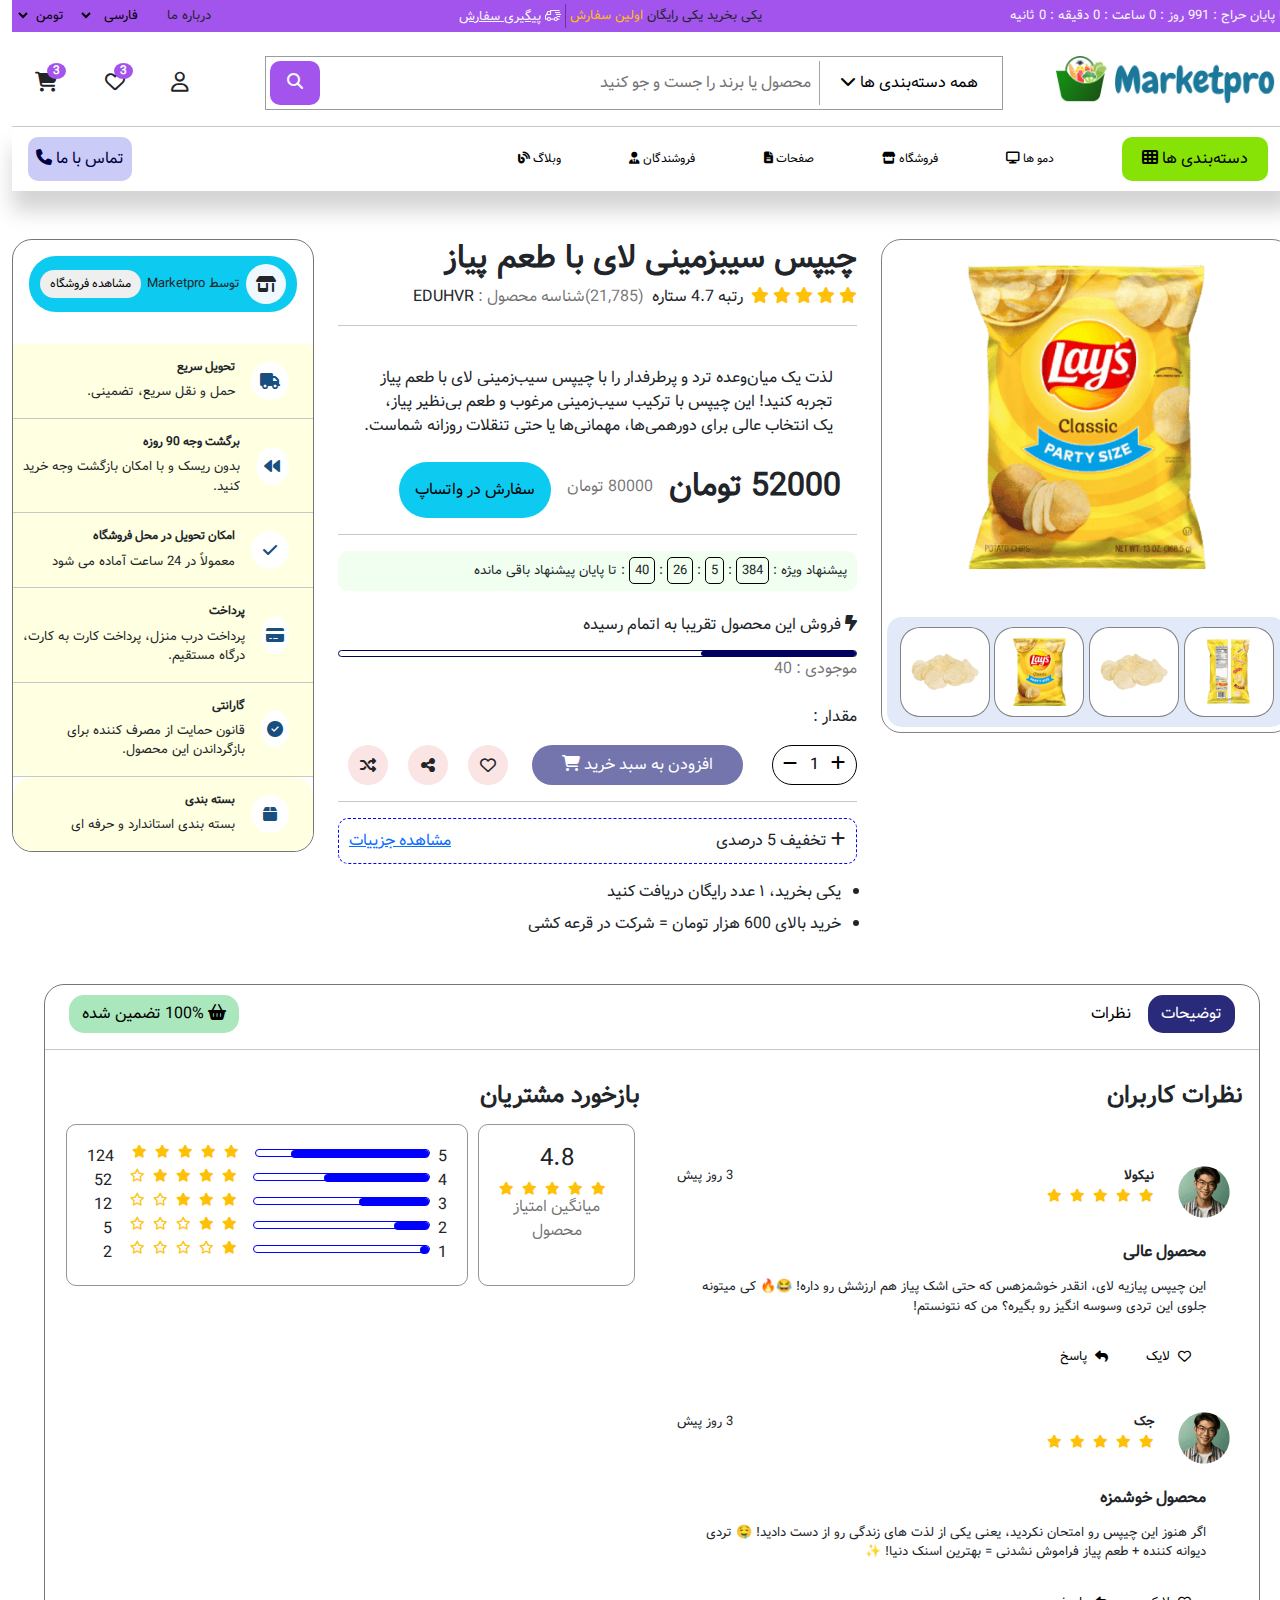
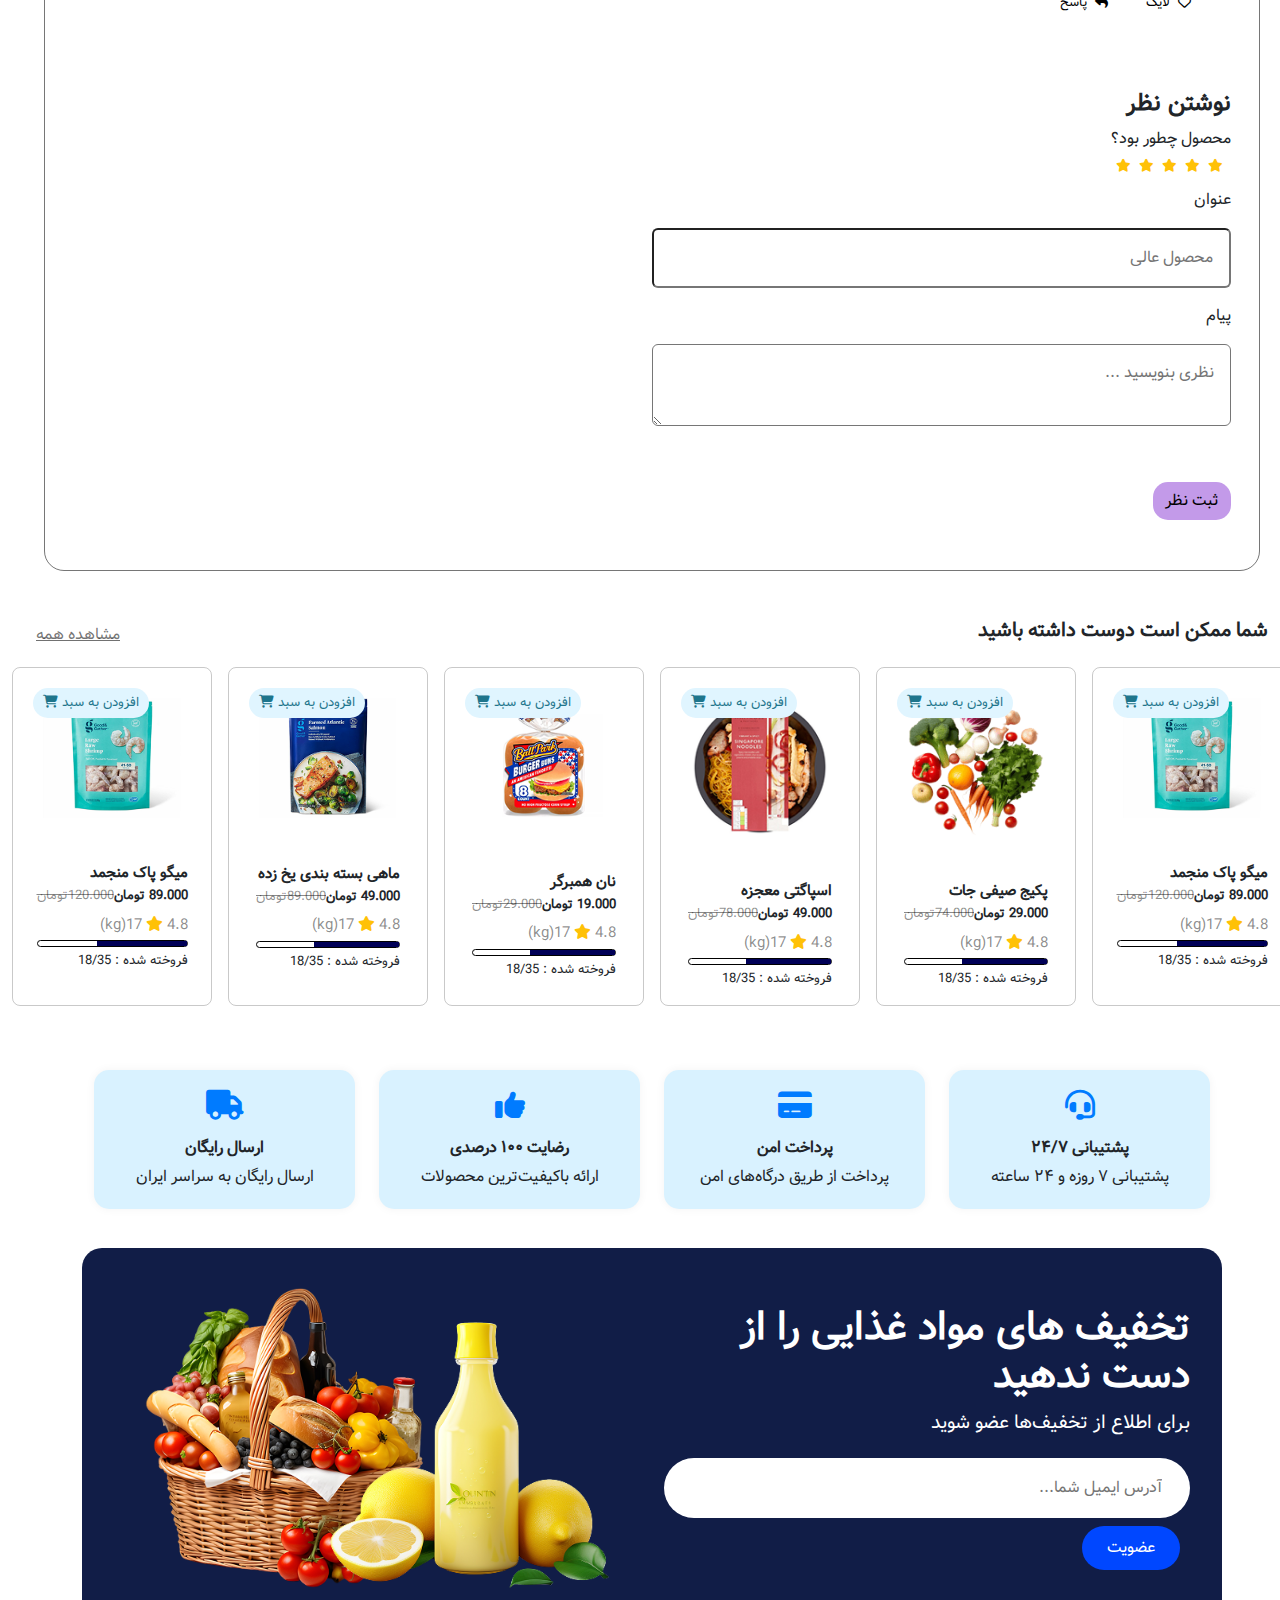
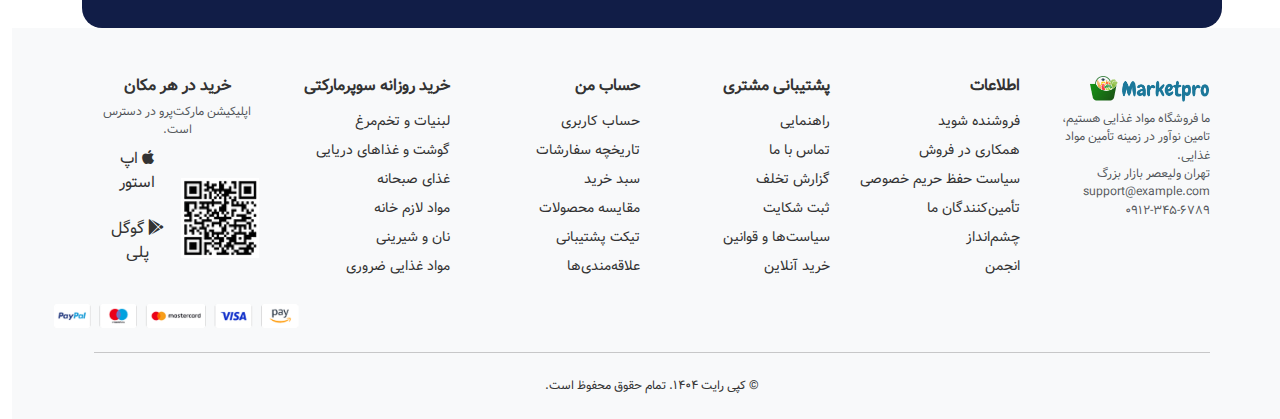
<file: html/productPage.html>
<!DOCTYPE html>
<html lang="en">
  <head>
    <meta charset="UTF-8" />
    <meta name="viewport" content="width=device-width, initial-scale=1.0" />
    <link
      href="https://cdn.jsdelivr.net/npm/bootstrap@5.3.3/dist/css/bootstrap.min.css"
      rel="stylesheet"
    />
    <link
      rel="stylesheet"
      href="https://cdnjs.cloudflare.com/ajax/libs/font-awesome/6.5.0/css/all.min.css"
    />
    <link rel="stylesheet" href="../css/productPage.css" />
    <title>productPage</title>
  </head>
  <body dir="rtl">
    
    <div data-include="./header.html"></div>




    <div class="custom-body">
    <div class="row mt-5">
      <div class="col-xl-4">
        <div class="img-product-box">
          <img src="../img/product/product-details-thumb1.png" alt="" / class="big-img">

          <div class="more-img d-flex justify-content-around mt-5">
            <div class="more-img-box d-flex flex-column justify-content-center">
              <img
                src="../img/product/product-details-img3.png"
                alt="product"
              />
            </div>
            <div class="more-img-box d-flex flex-column justify-content-center">
              <img
                src="../img/product/product-details-img2.png"
                alt="product"
              />
            </div>
            <div class="more-img-box d-flex flex-column justify-content-center">
              <img
                src="../img/product/product-details-thumb1.png"
                alt="product"
              />
            </div>
            <div class="more-img-box d-flex flex-column justify-content-center">
              <img
                src="../img/product/product-details-img2.png"
                alt="product"
              />
            </div>
          </div>
        </div>
      </div>
      <div class="col-xl-5">
        <div class="ditayl-product-box">
          <h2 class="fw-bold">چیپس سیبزمینی لای با طعم پیاز</h2>
          <div class="product-rate d-flex justify-content-start">
            <div class="d-flex product-rate-box justify-content-start">
              <div class="rate-star ps-2">
                <i class="fa fa-star text-warning"></i>
                <i class="fa fa-star text-warning"></i>
                <i class="fa fa-star text-warning"></i>
                <i class="fa fa-star text-warning"></i>
                <i class="fa fa-star text-warning"></i>
              </div>
              <div class="rate-text ps-2">
                <p>رتبه 4.7 ستاره</p>
              </div>

              <span class="light-black">(21,785)</span>
            </div>
            <div class="product-barcode-box">
              <p><span class="light-black">شناسه محصول : </span>EDUHVR</p>
            </div>
          </div>
        </div>
        <hr />
        <p class="p-4 line-h">
          لذت یک میان‌وعده ترد و پرطرفدار را با چیپس سیب‌زمینی لای با طعم پیاز
          تجربه کنید! این چیپس با ترکیب سیب‌زمینی مرغوب و طعم بی‌نظیر پیاز، یک
          انتخاب عالی برای دورهمی‌ها، مهمانی‌ها یا حتی تنقلات روزانه شماست.
        </p>
        <div class="product-price-box d-flex justify-content-start">
          <h2 class="fw-bold align-self-center me-3">52000 تومان</h2>
          <h6 class="light-black align-self-center me-3">80000 تومان</h6>
          <button class="p-3 bg-info rounded-5 border-0 align-self-center me-3">
            سفارش در واتساپ
          </button>
        </div>
        <hr />

        <div class="product-off-timer-box">
          <p class="product-off-time">
            پیشنهاد ویژه : <span class="off-time">384</span> :
            <span class="off-time">5</span> : <span class="off-time">26</span> :
            <span class="off-time">40</span> : تا پایان پیشنهاد باقی مانده
          </p>
        </div>

        <h6 class="mt-4">
          <i class="fa-solid fa-bolt-lightning"></i>
          فروش این محصول تقریبا به اتمام رسیده
        </h6>

        <div class="product-inventory-box mt-3">
          <div class="product-inventory"></div>
        </div>
        <p class="light-black">موجودی : 40</p>

        <p class="mt-4 mb-3">مقدار :</p>
        <div class="btn-wrapper d-flex justify-content-between">
          <button class="btn-product-count">
            <i class="fa fa-plus ms-2 plus"></i>
            <span class="product-count">1</span>
            <i class="fa fa-minus me-2 minus"></i>
          </button>

          <button class="add-cart me-3">
            افزودن به سبد خرید <i class="fa fa-shopping-cart"></i>
          </button>

          <div class="btn-react-wrapper d-flex justify-content-between">
            <div class="btn-react d-flex justify-content-center">
              <i class="fa-regular fa-heart align-self-center"></i>
            </div>
            <div class="btn-react d-flex justify-content-center">
              <i class="fa fa-share-nodes align-self-center"></i>
            </div>
            <div class="btn-react d-flex justify-content-center">
              <i class="fa fa-shuffle align-self-center"></i>
            </div>
          </div>
        </div>

        <hr />

        <div class="discount-product d-flex justify-content-between">
          <p><i class="fa fa-plus"></i> تخفیف 5 درصدی</p>
          <a href="#">مشاهده جزییات</a>
        </div>
        <ul class="me-3 ul-pruduct mt-3">
          <li class="mt-2">یکی بخرید، ۱ عدد رایگان دریافت کنید</li>
          <li class="mt-2">خرید بالای 600 هزار تومان = شرکت در قرعه کشی</li>
        </ul>
      </div>
      <div class="col-xl-3">
        <div class="shop-ditayl-product-box">
          <div class="p-3">
            <div
              class="shop-prewive-box d-flex justify-content-around bg-info p-2 mb-3"
            >
              <div
                class="shop-icon-box align-self-center d-flex justify-content-center"
              >
                <i class="fa fa-shop align-self-center"></i>
              </div>
              <h6 class="align-self-center m-0">توسط Marketpro</h6>
              <button class="shop-prewive-btn align-self-center">
                مشاهده فروشگاه
              </button>
            </div>
          </div>

          <div
            class="shop-ditayl-product d-flex justify-content-start p-2 pt-3 pb-3"
          >
            <div
              class="shop-ditayl-product-icon d-flex justify-content-center align-self-center me-3"
            >
              <i class="fa fa-truck align-self-center"></i>
            </div>
            <div class="shop-dirayl-product-content me-3">
              <h6 class="fw-bold">تحویل سریع</h6>
              <p>حمل و نقل سریع، تضمینی.</p>
            </div>
          </div>
          <hr class="m-0" />
          <div
            class="shop-ditayl-product d-flex justify-content-start p-2 pt-3 pb-3"
          >
            <div
              class="shop-ditayl-product-icon d-flex justify-content-center align-self-center me-3"
            >
              <i class="fa fa-backward align-self-center"></i>
            </div>
            <div class="shop-dirayl-product-content me-3">
              <h6 class="fw-bold">برگشت وجه 90 روزه</h6>
              <p>بدون ریسک و با امکان بازگشت وجه خرید کنید.</p>
            </div>
          </div>
          <hr class="m-0" />
          <div
            class="shop-ditayl-product d-flex justify-content-start p-2 pt-3 pb-3"
          >
            <div
              class="shop-ditayl-product-icon d-flex justify-content-center align-self-center me-3"
            >
              <i class="fa fa-check align-self-center"></i>
            </div>
            <div class="shop-dirayl-product-content me-3">
              <h6 class="fw-bold">امکان تحویل در محل فروشگاه</h6>
              <p>معمولاً در 24 ساعت آماده می شود</p>
            </div>
          </div>
          <hr class="m-0" />
          <div
            class="shop-ditayl-product d-flex justify-content-start p-2 pt-3 pb-3"
          >
            <div
              class="shop-ditayl-product-icon d-flex justify-content-center align-self-center me-3"
            >
              <i class="fa fa-credit-card align-self-center"></i>
            </div>
            <div class="shop-dirayl-product-content me-3">
              <h6 class="fw-bold">پرداخت</h6>
              <p>پرداخت درب منزل، پرداخت کارت به کارت، درگاه مستقیم.</p>
            </div>
          </div>
          <hr class="m-0" />
          <div
            class="shop-ditayl-product d-flex justify-content-start p-2 pt-3 pb-3"
          >
            <div
              class="shop-ditayl-product-icon d-flex justify-content-center align-self-center me-3"
            >
              <i class="fa fa-check-circle align-self-center"></i>
            </div>
            <div class="shop-dirayl-product-content me-3">
              <h6 class="fw-bold">گارانتی</h6>
              <p>قانون حمایت از مصرف کننده برای بازگرداندن این محصول.</p>
            </div>
          </div>
          <hr class="m-0" />
          <div
            class="shop-ditayl-product d-flex justify-content-start p-2 pt-3 pb-3"
            style="border-radius: 20px"
          >
            <div
              class="shop-ditayl-product-icon d-flex justify-content-center align-self-center me-3"
            >
              <i class="fa fa-box align-self-center"></i>
            </div>
            <div class="shop-dirayl-product-content me-3">
              <h6 class="fw-bold">بسته بندی</h6>
              <p>بسته بندی استاندارد و حرفه ای</p>
            </div>
          </div>
        </div>
      </div>
    </div>

    <div class="comment-decription-box mt-5 mb-5">
      <div
        class="btn-change-comment-description-wrapper d-flex justify-content-between pe-4 ps-4"
      >
        <div class="btn-change-comment-description">
          <button class="description btn-select">توضیحات</button>
          <button class="comment">نظرات</button>
        </div>
        <button class="garanti">
          <i class="fa fa-shopping-basket"></i> 100% تضمین شده
        </button>
      </div>
      <hr />

      <div class="description-wrapper" style="display: none;">
        <h4>توضیحات محصول</h4>

        <ul class="light-black me-3 mt-4">
          <li>
            ✅ ترد و طلایی: تهیه شده از بهترین سیب‌زمینی‌ها برای تجربه یک تردی
            لذیذ.
          </li>
          <li>
            ✅ طعم پیاز اصیل: ترکیبی از طعم شیرین و تند پیاز برای دوست‌داران
            تنقلات پرطرفدار.
          </li>
          <li>
            ✅ مناسب برای همه مواقع: همراهی عالی برای فیلموشن، مسافرت یا به
            عنوان اسنک سریع.
          </li>
        </ul>

        <ul class="ul-description light-black me-3 mt-4">
          <li class="">بدون مواد نگهدارنده مصنوعی</li>
          <li class="">بسته‌بندی بهداشتی و نگهدارنده تازگی محصول</li>
          <li class="">حاوی مقدار متعادل نمک برای طعمی متعادل</li>
          <li class="">محصول بدون گلوتن</li>
        </ul>

        <ul class="light-black me-3 mt-4">
          <li>ساخته شده در ایران</li>
          <li>آماده برای خوردن.</li>
        </ul>

        <h4>مشخصات محصول</h4>
        <ul class="me-3">
          <li>
            <i class="fa-regular fa-check-circle"></i>
            <p>نوع محصول : <span class="light-black">چیپس و دیپس</span></p>
          </li>
          <li>
            <i class="fa-regular fa-check-circle"></i>
            <p>
              نام محصول : <span class="light-black">چیپس سیب زمینی کلاسیک</span>
            </p>
          </li>
          <li>
            <i class="fa-regular fa-check-circle"></i>
            <p>برند : <span class="light-black">لای</span></p>
          </li>
          <li>
            <i class="fa-regular fa-check-circle"></i>
            <p>وزن : <span class="light-black">80 گرم</span></p>
          </li>
          <li>
            <i class="fa-regular fa-check-circle"></i>
            <p>کد محصول : <span class="light-black">331539</span></p>
          </li>
          <li>
            <i class="fa-regular fa-check-circle"></i>
            <p>
              مواد تشکیل دهنده :
              <span class="light-black">سیب زمینی ، روغن نباتی و نمک</span>
            </p>
          </li>
        </ul>

        <h4>عناصر تشکیل دهنده</h4>
        <ul class="me-3">
          <li>
            <i class="fa-regular fa-check-circle"></i>
            <p>چربی کل 10 گرم (13 درصد)</p>
          </li>
          <li>
            <i class="fa-regular fa-check-circle"></i>
            <p>چربی اشباع 1.5 گرم (7 درصد)</p>
          </li>
          <li>
            <i class="fa-regular fa-check-circle"></i>
            <p>کلسترول 0</p>
          </li>
          <li>
            <i class="fa-regular fa-check-circle"></i>
            <p>سدیم 170 میلی گرم (5 درصد)</p>
          </li>
          <li>
            <i class="fa-regular fa-check-circle"></i>
            <p>پتاسیم 350 میلی گرم (6 درصد)</p>
          </li>
        </ul>

        <h4>سخن پایانی</h4>
        <ul class="me-3">
          <li>
            <i class="fa-regular fa-check-circle"></i>
            <p class="light-black">
              اگر عاشق طعم پیاز و تردی بی‌نظیر چیپس هستید، چیپس لای با طعم پیاز
              را امتحان کنید و از هر لقمه آن لذت ببرید!
            </p>
          </li>
          <li>
            <i class="fa-regular fa-check-circle"></i>
            <p class="light-black">
              با هر گاز، طعم پیاز و تردی سیب‌زمینی شما را مهمان یک تجربه جدید و
              فراموش‌نشدنی می‌کند!
            </p>
          </li>
          <li>
            <i class="fa-regular fa-check-circle"></i>
            <p class="light-black">
              پک جادویی طعم و تردی! چیپس لای با پیاز، انتخابی که همیشه هوس آن را
              خواهید کرد.
            </p>
          </li>
        </ul>
      </div>

      <div class="comment-wrapper">
        <div class="row p-3">
            <div class="col-xl-6">
                <h4 class="mb-5 fw-bold">نظرات کاربران</h4>
                <div class="comment">
                    <div class="user-information-wrapper d-flex justify-content-between">
                        <div class="user-information d-flex ">
                            <img src="../img/user/comment-img1.png" alt="user">
                            <div class="user-name me-3">
                                <p class="fw-bold me-2 mb-1">نیکولا</p>
                                <div class="user-rate-box d-flex ">
                                    <i class="fa fa-star text-warning me-2 ="></i>
                                    <i class="fa fa-star text-warning me-2"></i>
                                    <i class="fa fa-star text-warning me-2"></i>
                                    <i class="fa fa-star text-warning me-2"></i>
                                    <i class="fa fa-star text-warning me-2"></i>
                                </div>
                            </div>
                        </div>

                        <p>3 روز پیش</p>
                    </div>

                    <div class="user-comment p-4">
                        <h6 class="fw-bold mb-3">محصول عالی</h6>
                        <p>این چیپس پیازیه لای، انقدر خوشمزهس که حتی اشک پیاز هم ارزشش رو داره! 😂🔥 کی میتونه جلوی این تردی وسوسه انگیز رو بگیره؟ من که نتونستم!</p>

                        <div class="comment-react mt-4 d-flex">
                            <button class="comment-react-btn d-flex like ms-2">
                                <i class="fa-regular fa-heart align-self-center ms-2"></i>
                                <p>لایک</p>
                            </button>
                            <button class="comment-react-btn d-flex replay ms-2">
                                <i class="fa fa-reply align-self-center ms-2"></i>
                                <p>پاسخ</p>
                            </button>
                        </div>
                    </div>
                </div>    

                <div class="comment">
                    <div class="user-information-wrapper d-flex justify-content-between">
                        <div class="user-information d-flex ">
                            <img src="../img/user/comment-img1.png" alt="user">
                            <div class="user-name me-3">
                                <p class="fw-bold me-2 mb-1">جک</p>
                                <div class="user-rate-box d-flex ">
                                    <i class="fa fa-star text-warning me-2 ="></i>
                                    <i class="fa fa-star text-warning me-2"></i>
                                    <i class="fa fa-star text-warning me-2"></i>
                                    <i class="fa fa-star text-warning me-2"></i>
                                    <i class="fa fa-star text-warning me-2"></i>
                                </div>
                            </div>
                        </div>

                        <p>3 روز پیش</p>
                    </div>

                    <div class="user-comment p-4">
                        <h6 class="fw-bold mb-3">محصول خوشمزه</h6>
                        <p>اگر هنوز این چیپس رو امتحان نکردید، یعنی یکی از لذت های زندگی رو از دست دادید! 🤤 تردی دیوانه کننده + طعم پیاز فراموش نشدنی = بهترین اسنک دنیا! ✨</p>

                        <div class="comment-react mt-4 d-flex">
                            <button class="comment-react-btn d-flex like ms-2">
                                <i class="fa-regular fa-heart align-self-center ms-2"></i>
                                <p>لایک</p>
                            </button>
                            <button class="comment-react-btn d-flex replay ms-2">
                                <i class="fa fa-reply align-self-center ms-2"></i>
                                <p>پاسخ</p>
                            </button>
                        </div>
                    </div>
                </div> 
               


            </div>
            <div class="col-xl-6">
                <h4 class="fw-bold">بازخورد مشتریان</h4>
                <div class="d-flex rate-wrapper">
                    <div class="numeric-rate text-center">
                        <h4>4.8</h4>
                        <div class="user-rate-box d-flex">
                            <i class="fa fa-star text-warning me-2"></i>
                            <i class="fa fa-star text-warning me-2"></i>
                            <i class="fa fa-star text-warning me-2"></i>
                            <i class="fa fa-star text-warning me-2"></i>
                            <i class="fa fa-star text-warning me-2"></i>
                        </div>
                        <p class="light-black">
                            میانگین امتیاز محصول
                        </p>
                        
                    </div>

                    <div class="star-rate w-100">
                        <div class="d-flex star-rate-box">
                            <p class="align-self-center ms-2">5</p>
                            <div class="rate-box ms-2 mt-1">
                                <div class="rated1 rated">

                                </div>
                            </div>
                            <div class="user-rate-box d-flex ps-2">
                                <i class="fa fa-star text-warning me-2"></i>
                                <i class="fa fa-star text-warning me-2"></i>
                                <i class="fa fa-star text-warning me-2"></i>
                                <i class="fa fa-star text-warning me-2"></i>
                                <i class="fa fa-star text-warning me-2"></i>
                            </div>
                            <p class="rate-count">124</p>
                        </div>
                        <div class="d-flex star-rate-box">
                            <p class="align-self-center ms-2">4</p>
                            <div class="rate-box ms-2 mt-1">
                                <div class="rated2 rated">

                                </div>
                            </div>
                            <div class="user-rate-box d-flex ps-2">
                                <i class="fa fa-star text-warning me-2"></i>
                                <i class="fa fa-star text-warning me-2"></i>
                                <i class="fa fa-star text-warning me-2"></i>
                                <i class="fa fa-star text-warning me-2"></i>
                                <i class="fa-regular fa-star text-warning me-2"></i>
                            </div>
                            <p class="rate-count">52</p>
                        </div>
                        <div class="d-flex star-rate-box">
                            <p class="align-self-center ms-2">3</p>
                            <div class="rate-box ms-2 mt-1">
                                <div class="rated3 rated">

                                </div>
                            </div>
                            <div class="user-rate-box d-flex ps-2">
                                <i class="fa fa-star text-warning me-2"></i>
                                <i class="fa fa-star text-warning me-2"></i>
                                <i class="fa fa-star text-warning me-2"></i>
                                <i class="fa-regular fa-star text-warning me-2"></i>
                                <i class="fa-regular fa-star text-warning me-2"></i>
                            </div>
                            <p class="rate-count">12</p>
                        </div>
                        <div class="d-flex star-rate-box">
                            <p class="align-self-center ms-2">2</p>
                            <div class="rate-box ms-2 mt-1">
                                <div class="rated4 rated">

                                </div>
                            </div>
                            <div class="user-rate-box d-flex ps-2">
                                <i class="fa fa-star text-warning me-2"></i>
                                <i class="fa fa-star text-warning me-2"></i>
                                <i class="fa-regular fa-star text-warning me-2"></i>
                                <i class="fa-regular fa-star text-warning me-2"></i>
                                <i class="fa-regular fa-star text-warning me-2"></i>
                            </div>
                            <p class="rate-count">5</p>
                        </div>
                        <div class="d-flex star-rate-box">
                            <p class="align-self-center ms-2">1</p>
                            <div class="rate-box ms-2 mt-1">
                                <div class="rated5 rated">

                                </div>
                            </div>
                            <div class="user-rate-box d-flex ps-2">
                                <i class="fa fa-star text-warning me-2"></i>
                                <i class="fa-regular fa-star text-warning me-2"></i>
                                <i class="fa-regular fa-star text-warning me-2"></i>
                                <i class="fa-regular fa-star text-warning me-2"></i>
                                <i class="fa-regular fa-star text-warning me-2"></i>
                            </div>
                            <p class="rate-count">2</p>
                        </div>
                    </div>
                </div>
            </div>
            <div class="col-lx-6 mt-3 p-4">
                <h4 class="fw-bold">نوشتن نظر</h4>
                <p class="mb-2">محصول چطور بود؟</p>
                <div class="user-rate-box d-flex ps-2">
                    <i class="fa fa-star text-warning me-2"></i>
                    <i class="fa fa-star text-warning me-2"></i>
                    <i class="fa fa-star text-warning me-2"></i>
                    <i class="fa fa-star text-warning me-2"></i>
                    <i class="fa fa-star text-warning me-2"></i>
                </div>

                <form action="#" class="form ">
                    <label for="title" class="mb-3 mt-3">عنوان</label>
                    <br>
                    <input type="text" name="title" class="title w-50 p-3 rounded-2" placeholder="محصول عالی">
                    <br>
                    <label for="comment" class="mb-3 mt-3">پیام</label>
                    <br>
                    <textarea name="comment" id="input-comment" class="rounded-2 w-50 p-3" placeholder="نظری بنویسید ..."></textarea>
                    <br>
                    <button class="comment-btn mt-5" type="button">ثبت نظر</button>
                </form>


            </div>
        </div>
      </div>

    </div>

    <div class="sales-wrapper d-flex justify-content-between pe-4 ps-4 mt-5">
        <h5 class="align-self-center fw-bold"> شما ممکن است دوست داشته باشید </h5>
        <a class="align-self-center all-sales light-black" href="#">مشاهده همه </a>
    </div>

    <div class="card-slider-wrapper mb-5">
        <div class="card-slider" dir="rtl">
          <div class="card">
            <img
              class="card-img-top card-img-custom"
              src="../img/slider/product-img3.png"
              alt="Card image"
            />
            <div class="card-body">
              <h4 class="card-title card-title-custom mb-1">پکیج صیفی جات</h4>
              <div class="card-price d-flex justify-content-between mb-2">
                <p class="fw-bold">29.000 تومان</p>
                <p class="del-price"><del>74.000تومان</del></p>
              </div>
              <div class="card-rate mb-1">
                <p>4.8 <i class="fa fa-star text-warning"></i> 17(kg)</p>
              </div>

              <div class="card-sold-box mb-1">
                <div class="sold"></div>
              </div>
              <p class="sold-text">فروخته شده : 18/35</p>
            </div>

            <button class="card-add-cart-btn">
              افزودن به سبد <i class="fa fa-shopping-cart"></i>
            </button>
          </div>

          <div class="card">
            <img
              class="card-img-top card-img-custom"
              src="../img/slider/product-img26.png"
              alt="Card image"
            />
            <div class="card-body">
              <h4 class="card-title card-title-custom mb-1">اسپاگتی معجزه</h4>
              <div class="card-price d-flex justify-content-between mb-2">
                <p class="fw-bold">49.000 تومان</p>
                <p class="del-price"><del>78.000تومان</del></p>
              </div>
              <div class="card-rate mb-1">
                <p>4.8 <i class="fa fa-star text-warning"></i> 17(kg)</p>
              </div>

              <div class="card-sold-box mb-1">
                <div class="sold"></div>
              </div>
              <p class="sold-text">فروخته شده : 18/35</p>
            </div>

            <button class="card-add-cart-btn">
              افزودن به سبد <i class="fa fa-shopping-cart"></i>
            </button>
          </div>

          <div class="card">
            <img
              class="card-img-top card-img-custom"
              src="../img/slider/product-img13.png"
              alt="Card image"
            />
            <div class="card-body">
              <h4 class="card-title card-title-custom mb-1">نان همبرگر</h4>
              <div class="card-price d-flex justify-content-between mb-2">
                <p class="fw-bold">19.000 تومان</p>
                <p class="del-price"><del>29.000تومان</del></p>
              </div>
              <div class="card-rate mb-1">
                <p>4.8 <i class="fa fa-star text-warning"></i> 17(kg)</p>
              </div>

              <div class="card-sold-box mb-1">
                <div class="sold"></div>
              </div>
              <p class="sold-text">فروخته شده : 18/35</p>
            </div>

            <button class="card-add-cart-btn">
              افزودن به سبد <i class="fa fa-shopping-cart"></i>
            </button>
          </div>

          <div class="card">
            <img
              class="card-img-top card-img-custom"
              src="../img/slider/product-img28.png"
              alt="Card image"
            />
            <div class="card-body">
              <h4 class="card-title card-title-custom mb-1">
                ماهی بسته بندی یخ زده
              </h4>
              <div class="card-price d-flex justify-content-between mb-2">
                <p class="fw-bold">49.000 تومان</p>
                <p class="del-price"><del>89.000تومان</del></p>
              </div>
              <div class="card-rate mb-1">
                <p>4.8 <i class="fa fa-star text-warning"></i> 17(kg)</p>
              </div>

              <div class="card-sold-box mb-1">
                <div class="sold"></div>
              </div>
              <p class="sold-text">فروخته شده : 18/35</p>
            </div>

            <button class="card-add-cart-btn">
              افزودن به سبد <i class="fa fa-shopping-cart"></i>
            </button>
          </div>

          <div class="card">
            <img
              class="card-img-top card-img-custom"
              src="../img/slider/product-img30.png"
              alt="Card image"
            />
            <div class="card-body">
              <h4 class="card-title card-title-custom mb-1">میگو پاک منجمد</h4>
              <div class="card-price d-flex justify-content-between mb-2">
                <p class="fw-bold">89.000 تومان</p>
                <p class="del-price"><del>120.000تومان</del></p>
              </div>
              <div class="card-rate mb-1">
                <p>4.8 <i class="fa fa-star text-warning"></i> 17(kg)</p>
              </div>

              <div class="card-sold-box mb-1">
                <div class="sold"></div>
              </div>
              <p class="sold-text">فروخته شده : 18/35</p>
            </div>

            <button class="card-add-cart-btn">
              افزودن به سبد <i class="fa fa-shopping-cart"></i>
            </button>
          </div>

          <div class="card">
            <img
              class="card-img-top card-img-custom"
              src="../img/slider/product-img3.png"
              alt="Card image"
            />
            <div class="card-body">
              <h4 class="card-title card-title-custom mb-1">پکیج صیفی جات</h4>
              <div class="card-price d-flex justify-content-between mb-2">
                <p class="fw-bold">29.000 تومان</p>
                <p class="del-price"><del>74.000تومان</del></p>
              </div>
              <div class="card-rate mb-1">
                <p>4.8 <i class="fa fa-star text-warning"></i> 17(kg)</p>
              </div>

              <div class="card-sold-box mb-1">
                <div class="sold"></div>
              </div>
              <p class="sold-text">فروخته شده : 18/35</p>
            </div>

            <button class="card-add-cart-btn">
              افزودن به سبد <i class="fa fa-shopping-cart"></i>
            </button>
          </div>

          <div class="card">
            <img
              class="card-img-top card-img-custom"
              src="../img/slider/product-img26.png"
              alt="Card image"
            />
            <div class="card-body">
              <h4 class="card-title card-title-custom mb-1">اسپاگتی معجزه</h4>
              <div class="card-price d-flex justify-content-between mb-2">
                <p class="fw-bold">49.000 تومان</p>
                <p class="del-price"><del>78.000تومان</del></p>
              </div>
              <div class="card-rate mb-1">
                <p>4.8 <i class="fa fa-star text-warning"></i> 17(kg)</p>
              </div>

              <div class="card-sold-box mb-1">
                <div class="sold"></div>
              </div>
              <p class="sold-text">فروخته شده : 18/35</p>
            </div>

            <button class="card-add-cart-btn">
              افزودن به سبد <i class="fa fa-shopping-cart"></i>
            </button>
          </div>

          <div class="card">
            <img
              class="card-img-top card-img-custom"
              src="../img/slider/product-img13.png"
              alt="Card image"
            />
            <div class="card-body">
              <h4 class="card-title card-title-custom mb-1">نان همبرگر</h4>
              <div class="card-price d-flex justify-content-between mb-2">
                <p class="fw-bold">19.000 تومان</p>
                <p class="del-price"><del>29.000تومان</del></p>
              </div>
              <div class="card-rate mb-1">
                <p>4.8 <i class="fa fa-star text-warning"></i> 17(kg)</p>
              </div>

              <div class="card-sold-box mb-1">
                <div class="sold"></div>
              </div>
              <p class="sold-text">فروخته شده : 18/35</p>
            </div>

            <button class="card-add-cart-btn">
              افزودن به سبد <i class="fa fa-shopping-cart"></i>
            </button>
          </div>

          <div class="card">
            <img
              class="card-img-top card-img-custom"
              src="../img/slider/product-img28.png"
              alt="Card image"
            />
            <div class="card-body">
              <h4 class="card-title card-title-custom mb-1">
                ماهی بسته بندی یخ زده
              </h4>
              <div class="card-price d-flex justify-content-between mb-2">
                <p class="fw-bold">49.000 تومان</p>
                <p class="del-price"><del>89.000تومان</del></p>
              </div>
              <div class="card-rate mb-1">
                <p>4.8 <i class="fa fa-star text-warning"></i> 17(kg)</p>
              </div>

              <div class="card-sold-box mb-1">
                <div class="sold"></div>
              </div>
              <p class="sold-text">فروخته شده : 18/35</p>
            </div>

            <button class="card-add-cart-btn">
              افزودن به سبد <i class="fa fa-shopping-cart"></i>
            </button>
          </div>

          <div class="card">
            <img
              class="card-img-top card-img-custom"
              src="../img/slider/product-img30.png"
              alt="Card image"
            />
            <div class="card-body">
              <h4 class="card-title card-title-custom mb-1">میگو پاک منجمد</h4>
              <div class="card-price d-flex justify-content-between mb-2">
                <p class="fw-bold">89.000 تومان</p>
                <p class="del-price"><del>120.000تومان</del></p>
              </div>
              <div class="card-rate mb-1">
                <p>4.8 <i class="fa fa-star text-warning"></i> 17(kg)</p>
              </div>

              <div class="card-sold-box mb-1">
                <div class="sold"></div>
              </div>
              <p class="sold-text">فروخته شده : 18/35</p>
            </div>

            <button class="card-add-cart-btn">
              افزودن به سبد <i class="fa fa-shopping-cart"></i>
            </button>
          </div>
        </div>
    </div>

    <div class="container mt-4" >
    <div class="row text-center">

      <div class="col-6 col-md-3">
        <div class="info-box">
          <i class="fas fa-headset"></i>
          <h6 class="mt-2 fw-bold">پشتیبانی ۲۴/۷</h6>
          <p class="mb-0">پشتیبانی ۷ روزه و ۲۴ ساعته</p>
        </div>
      </div>

      <div class="col-6 col-md-3">
        <div class="info-box">
          <i class="fas fa-credit-card"></i>
          <h6 class="mt-2 fw-bold">پرداخت امن</h6>
          <p class="mb-0">پرداخت از طریق درگاه‌های امن</p>
        </div>
      </div>

      <div class="col-6 col-md-3">
        <div class="info-box">
          <i class="fas fa-thumbs-up"></i>
          <h6 class="mt-2 fw-bold">رضایت ۱۰۰ درصدی</h6>
          <p class="mb-0">ارائه باکیفیت‌ترین محصولات</p>
        </div>
      </div>

      <div class="col-6 col-md-3">
        <div class="info-box">
          <i class="fas fa-truck"></i>
          <h6 class="mt-2 fw-bold">ارسال رایگان</h6>
          <p class="mb-0">ارسال رایگان به سراسر ایران</p>
        </div>
      </div>

    </div>

    <div class="row align-items-center mt-4 main-banner" dir="rtl">
      
      <div class="col-md-6 text-md-end mt-4 mt-md-0">
        <h2>تخفیف‌ های مواد غذایی را از دست ندهید</h2>
        <p>برای اطلاع از تخفیف‌ها عضو شوید</p>

        <div class="email-box">
          <input type="email" placeholder="آدرس ایمیل شما..." />
          
          
        </div>
        <button class="sign-in-user mt-2">عضویت</button>
      </div>

      <div class="col-md-6 text-center">
       
        <img src="../img/newsletter-img.png" alt="سبد خرید" class="img-fluid" style="max-height: 300px;">
      </div>
    </div>

  </div>
  </div>

    <div data-include="./footer.html"></div>
    <script src="https://cdn.jsdelivr.net/npm/bootstrap@5.3.3/dist/js/bootstrap.bundle.min.js"></script>
    <script src="../js/include.js"></script>
    <script src="../js/productPage.js"></script>
  </body>
</html>
</file>
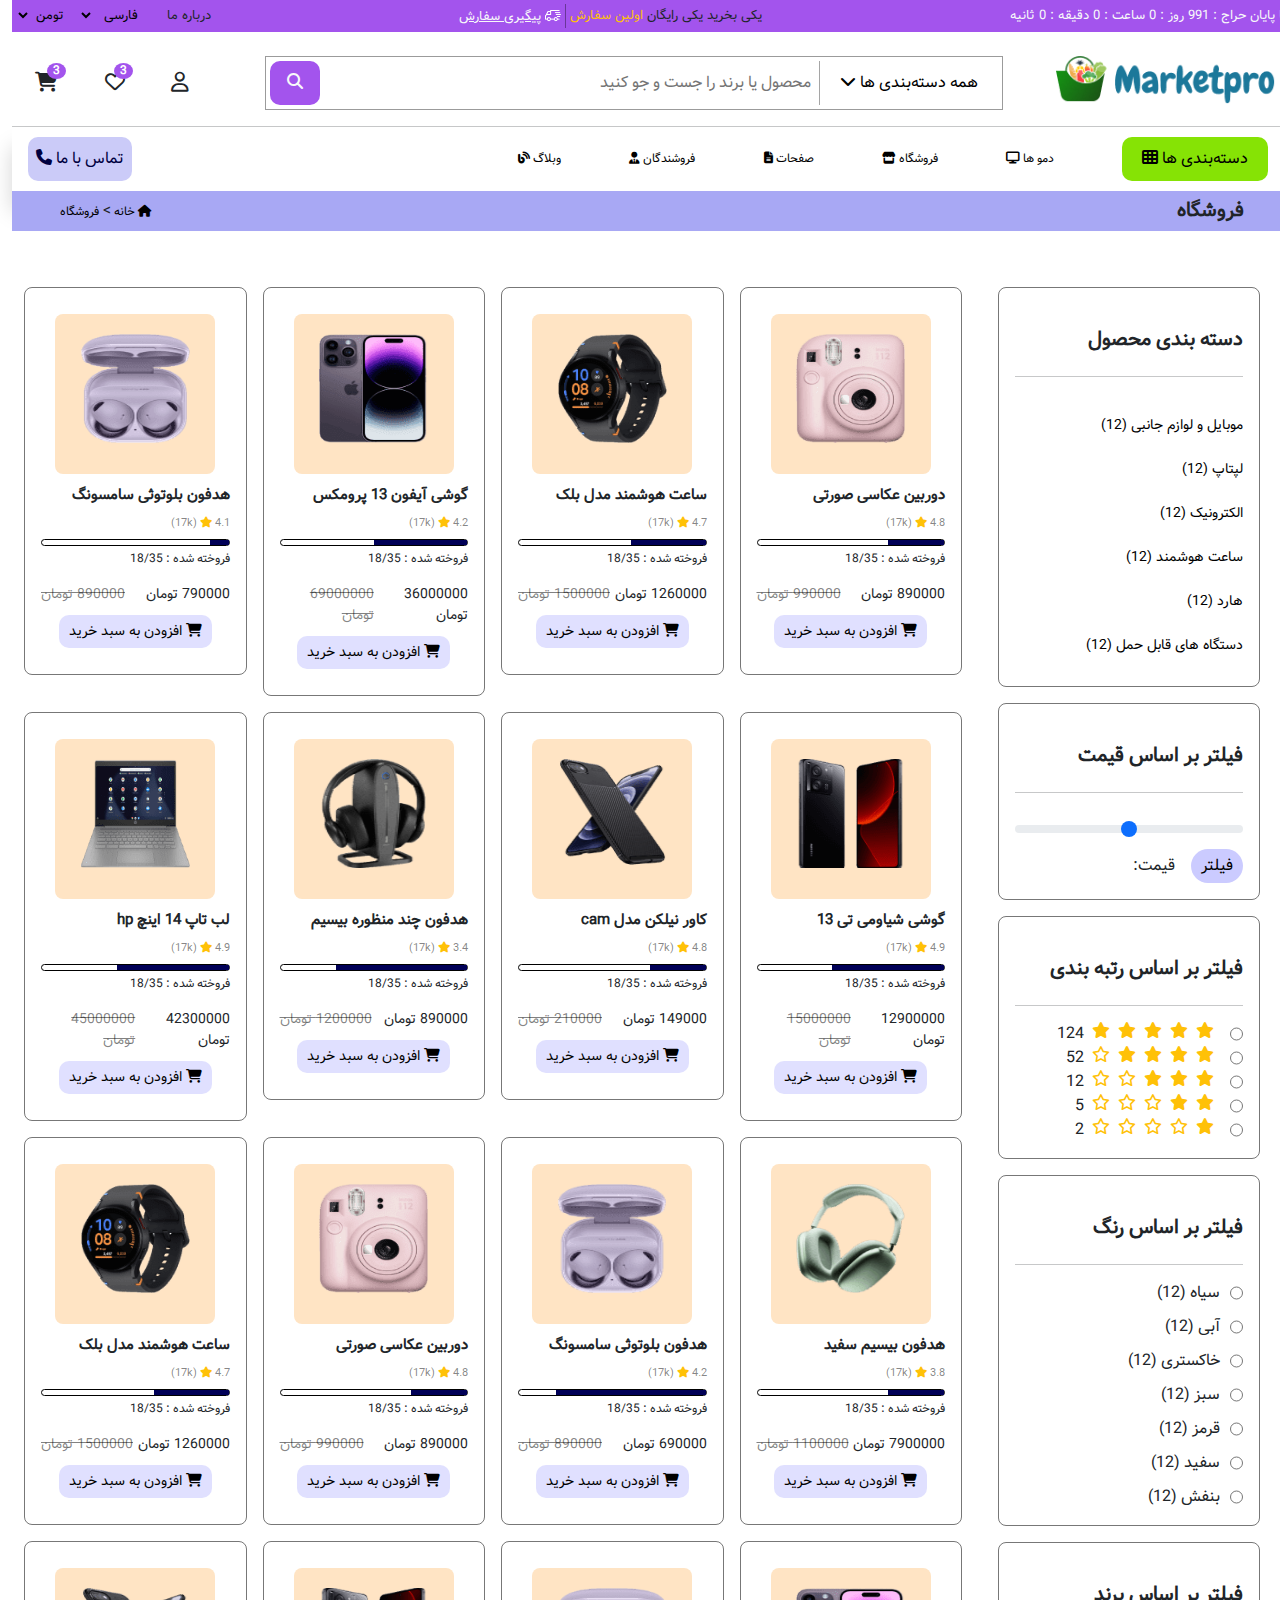
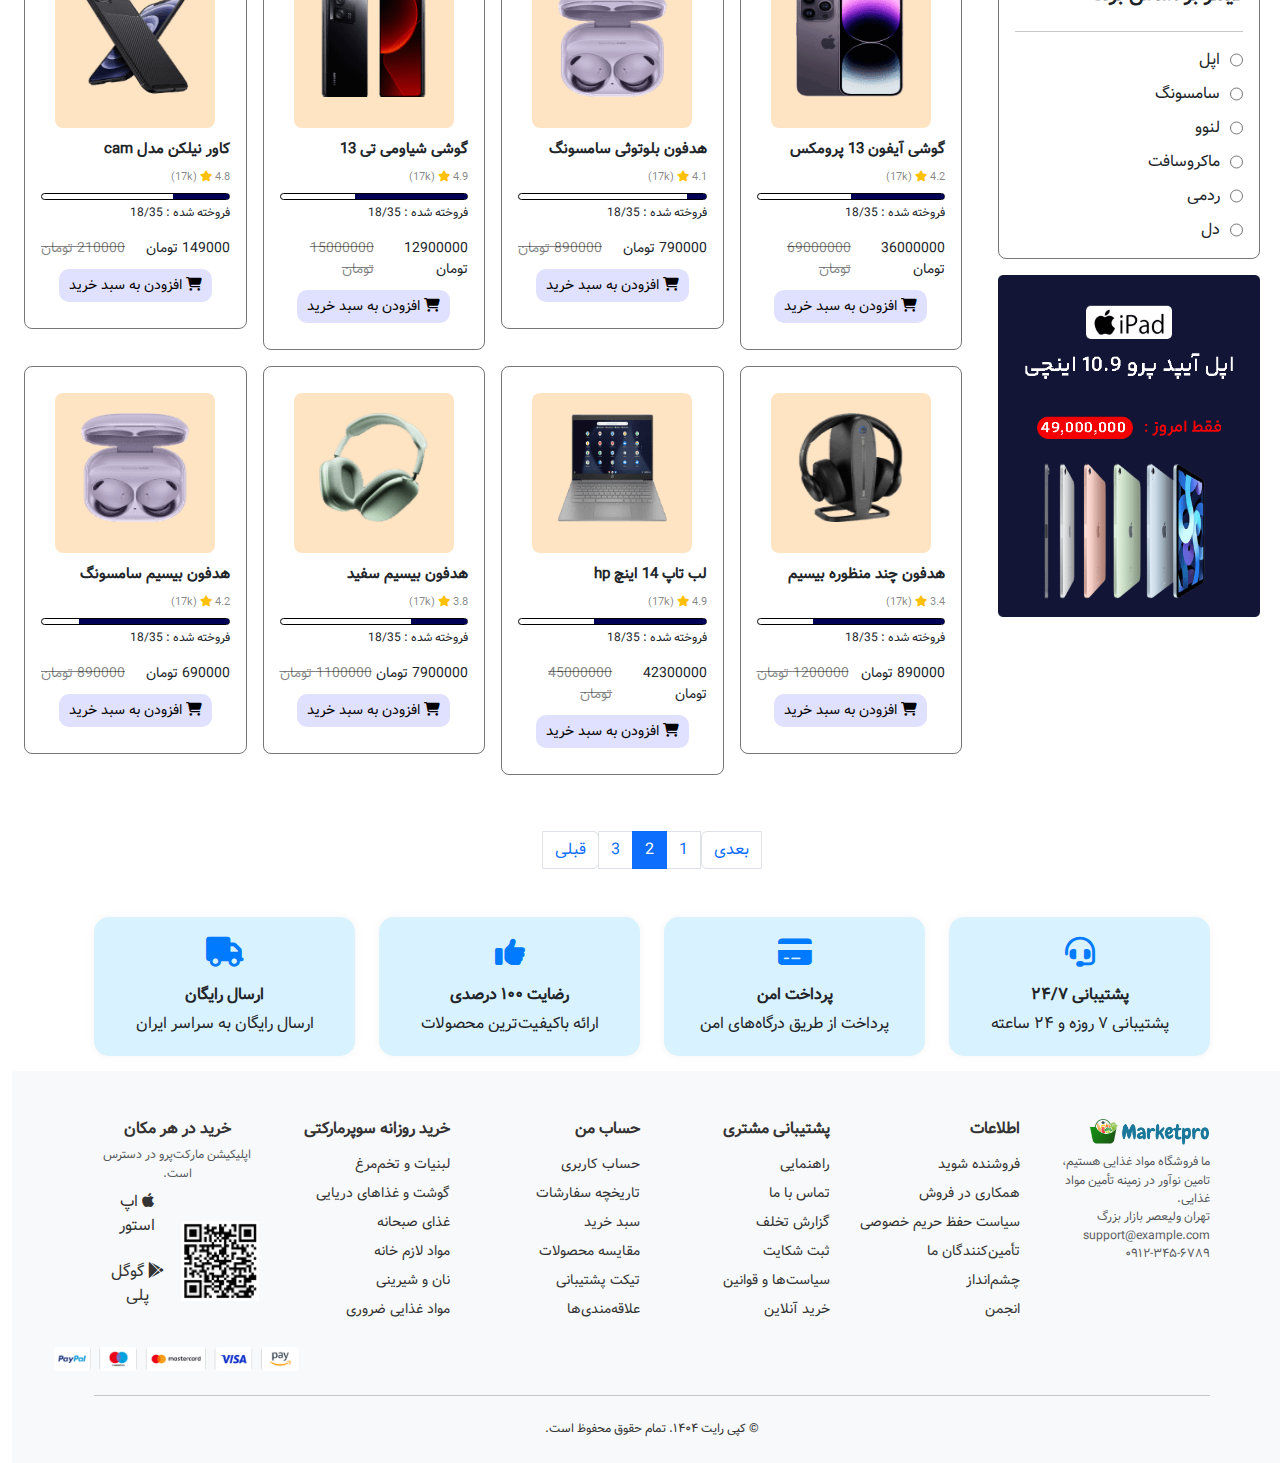
<file: html/shop.html>
<!DOCTYPE html>
<html lang="en">
<head>
    <meta charset="UTF-8">
    <meta name="viewport" content="width=device-width, initial-scale=1.0">
    <link
      href="https://cdn.jsdelivr.net/npm/bootstrap@5.3.3/dist/css/bootstrap.min.css"
      rel="stylesheet"
    />
    <link
      rel="stylesheet"
      href="https://cdnjs.cloudflare.com/ajax/libs/font-awesome/6.5.0/css/all.min.css"
    />
    <link rel="stylesheet" href="../css/shop.css">
    <title>shopPaeg</title>
</head>
<body dir="rtl">

    <div data-include="./header.html"></div>
    <header class="page-address d-flex justify-content-between pe-5 ps-5">
        <h5 class="mt-2 mb-2 fw-bold">فروشگاه</h5>
        <div class="address align-self-center">
            <a href="../index.html" class="align-self-center"> <i class="fa fa-home"></i> خانه  </a>
            >
            <a href="./shop.html" class="align-self-center">فروشگاه</a>
        </div>
    </header>
    
    <div class="row pe-3 ps-3 mt-5">
        <div class="col-xl-3 filter-box" >
            <div class="ps-3 pe-3 pt-2">
                
                <div class="category-box borders p-3 rounded-3">

                    <h4 class="fw-bold"> دسته بندی محصول </h4>
                    <hr class="">

                    <ul>
                        <li> <a href="#"> موبایل و لوازم جانبی (12) </a> </li>
                        <li> <a href="#"> لپتاپ (12) </a> </li>
                        <li> <a href="#"> الکترونیک (12) </a> </li>
                        <li> <a href="#"> ساعت هوشمند (12) </a> </li>
                        <li> <a href="#"> هارد (12) </a> </li>
                        <li> <a href="#"> دستگاه های قابل حمل (12) </a> </li>
                        <li> <a href="#"> دوربین اکشن (12) </a> </li>
                        <li> <a href="#"> ابزار هوشمند (12) </a> </li>
                        <li> <a href="#"> مانیتور (12) </a> </li>
                        <li> <a href="#"> تلویزیون هوشمند (12) </a> </li>
                        <li> <a href="#"> دوربین (12) </a> </li>
                        <li> <a href="#"> پایه مانیتور (12) </a> </li>
                        <li> <a href="#"> هدفون (12) </a> </li>
                    </ul>
                </div>

                <div class="price-filter borders p-3 rounded-3 mt-3">
                    <h4>فیلتر بر اساس قیمت</h4>
                    <hr class="">
                    <input type="range" class="form-range mt-2" id="customRange">
                    <div class="d-flex">
                        
                        
                        <button class="filter-btn ms-3">فیلتر</button>
                        <p class="align-self-center">قیمت:</p>
                    </div>
                </div>
                  
                <div class="rate-filter borders p-3 rounded-3 mt-3">
                    <h4>فیلتر بر اساس رتبه بندی</h4>
                    <hr class="">

                    <div class="star-rate w-100">
                        <div class="d-flex star-rate-box">
                            <input type="radio" name="rate">
                            <div class="rate-box ms-2 mt-1">
                                <div class="rated1 rated">

                                </div>
                            </div>
                            <div class="user-rate-box d-flex ps-2">
                                <i class="fa fa-star text-warning me-2"></i>
                                <i class="fa fa-star text-warning me-2"></i>
                                <i class="fa fa-star text-warning me-2"></i>
                                <i class="fa fa-star text-warning me-2"></i>
                                <i class="fa fa-star text-warning me-2"></i>
                            </div>
                            <p class="rate-count">124</p>
                        </div>
                        <div class="d-flex star-rate-box">
                            <input type="radio" name="rate">
                            <div class="rate-box ms-2 mt-1">
                                <div class="rated2 rated">

                                </div>
                            </div>
                            <div class="user-rate-box d-flex ps-2">
                                <i class="fa fa-star text-warning me-2"></i>
                                <i class="fa fa-star text-warning me-2"></i>
                                <i class="fa fa-star text-warning me-2"></i>
                                <i class="fa fa-star text-warning me-2"></i>
                                <i class="fa-regular fa-star text-warning me-2"></i>
                            </div>
                            <p class="rate-count">52</p>
                        </div>
                        <div class="d-flex star-rate-box">
                            <input type="radio" name="rate">
                            <div class="rate-box ms-2 mt-1">
                                <div class="rated3 rated">

                                </div>
                            </div>
                            <div class="user-rate-box d-flex ps-2">
                                <i class="fa fa-star text-warning me-2"></i>
                                <i class="fa fa-star text-warning me-2"></i>
                                <i class="fa fa-star text-warning me-2"></i>
                                <i class="fa-regular fa-star text-warning me-2"></i>
                                <i class="fa-regular fa-star text-warning me-2"></i>
                            </div>
                            <p class="rate-count">12</p>
                        </div>
                        <div class="d-flex star-rate-box">
                            <input type="radio" name="rate">
                            <div class="rate-box ms-2 mt-1">
                                <div class="rated4 rated">

                                </div>
                            </div>
                            <div class="user-rate-box d-flex ps-2">
                                <i class="fa fa-star text-warning me-2"></i>
                                <i class="fa fa-star text-warning me-2"></i>
                                <i class="fa-regular fa-star text-warning me-2"></i>
                                <i class="fa-regular fa-star text-warning me-2"></i>
                                <i class="fa-regular fa-star text-warning me-2"></i>
                            </div>
                            <p class="rate-count">5</p>
                        </div>
                        <div class="d-flex star-rate-box">
                            <input type="radio" name="rate">
                            <div class="rate-box ms-2 mt-1">
                                <div class="rated5 rated">

                                </div>
                            </div>
                            <div class="user-rate-box d-flex ps-2">
                                <i class="fa fa-star text-warning me-2"></i>
                                <i class="fa-regular fa-star text-warning me-2"></i>
                                <i class="fa-regular fa-star text-warning me-2"></i>
                                <i class="fa-regular fa-star text-warning me-2"></i>
                                <i class="fa-regular fa-star text-warning me-2"></i>
                            </div>
                            <p class="rate-count">2</p>
                        </div>
                    </div>
                </div>

                <div class="color-filter borders p-3 rounded-3 mt-3">
                    <h4>فیلتر بر اساس رنگ</h4>
                    <hr class="">

                    <div class="color-radio">
                        <ul>
                            <li class="d-flex">
                                <input type="radio" name="color" id="">
                                <p> سیاه (12) </p>
                            </li>
                            <li class="d-flex">
                                <input type="radio" name="color" id="">
                                <p> آبی (12) </p>
                            </li>
                            <li class="d-flex">
                                <input type="radio" name="color" id="">
                                <p> خاکستری (12) </p>
                            </li>
                            <li class="d-flex">
                                <input type="radio" name="color" id="">
                                <p> سبز (12) </p>
                            </li>
                            <li class="d-flex">
                                <input type="radio" name="color" id="">
                                <p> قرمز (12) </p>
                            </li>
                            <li class="d-flex">
                                <input type="radio" name="color" id="">
                                <p> سفید (12) </p>
                            </li>
                            <li class="d-flex">
                                <input type="radio" name="color" id="">
                                <p> بنفش (12) </p>
                            </li>
                        </ul>
                    </div>
                </div>

                <div class="brand-filter borders p-3 rounded-3 mt-3">
                    <h4>فیلتر بر اساس برند</h4>
                    <hr class="">

                    <div class="color-radio">
                        <ul>
                            <li class="d-flex">
                                <input type="radio" name="brand" id="">
                                <p> اپل </p>
                            </li>
                            <li class="d-flex">
                                <input type="radio" name="brand" id="">
                                <p> سامسونگ</p>
                            </li>
                            <li class="d-flex">
                                <input type="radio" name="brand" id="">
                                <p> لنوو </p>
                            </li>
                            <li class="d-flex">
                                <input type="radio" name="brand" id="">
                                <p> ماکروسافت </p>
                            </li>
                            <li class="d-flex">
                                <input type="radio" name="brand" id="">
                                <p> ردمی </p>
                            </li>
                            <li class="d-flex">
                                <input type="radio" name="brand" id="">
                                <p> دل </p>
                            </li>
                            
                        </ul>
                    </div>
                </div>

                <div class="filter-ad-box mt-3">
                    <img src="../img/ad/advertise-img1.png" alt="ad" class="w-100">

                </div>
            </div>
        </div>
        <div class="col-xl-9 product-box">
            <div class="row products">
                
               
            </div>
        </div>
    </div>

    <ul class="pagination justify-content-center mt-5 mb-5">
        <li class="page-item"><a class="page-link" href="#">بعدی</a></li>
        <li class="page-item"><a class="page-link" href="#">1</a></li>
        <li class="page-item active"><a class="page-link" href="#">2</a></li>
        <li class="page-item"><a class="page-link" href="#">3</a></li>
        <li class="page-item"><a class="page-link" href="#">قبلی</a></li>
    </ul>



    <div class="container mt-4" >
        <div class="row text-center">

        <div class="col-6 col-md-3">
            <div class="info-box">
            <i class="fas fa-headset"></i>
            <h6 class="mt-2 fw-bold">پشتیبانی ۲۴/۷</h6>
            <p class="mb-0">پشتیبانی ۷ روزه و ۲۴ ساعته</p>
            </div>
        </div>

        <div class="col-6 col-md-3">
            <div class="info-box">
            <i class="fas fa-credit-card"></i>
            <h6 class="mt-2 fw-bold">پرداخت امن</h6>
            <p class="mb-0">پرداخت از طریق درگاه‌های امن</p>
            </div>
        </div>

        <div class="col-6 col-md-3">
            <div class="info-box">
            <i class="fas fa-thumbs-up"></i>
            <h6 class="mt-2 fw-bold">رضایت ۱۰۰ درصدی</h6>
            <p class="mb-0">ارائه باکیفیت‌ترین محصولات</p>
            </div>
        </div>

        <div class="col-6 col-md-3">
            <div class="info-box">
            <i class="fas fa-truck"></i>
            <h6 class="mt-2 fw-bold">ارسال رایگان</h6>
            <p class="mb-0">ارسال رایگان به سراسر ایران</p>
            </div>
        </div>

        </div>
    </div>







    <div data-include="./footer.html"></div>   



    <script src="https://cdn.jsdelivr.net/npm/bootstrap@5.3.3/dist/js/bootstrap.bundle.min.js"></script>
    <script src="../js/include.js"></script>
    <script src="../js/shop.js"></script>
</body>
</html>
</file>
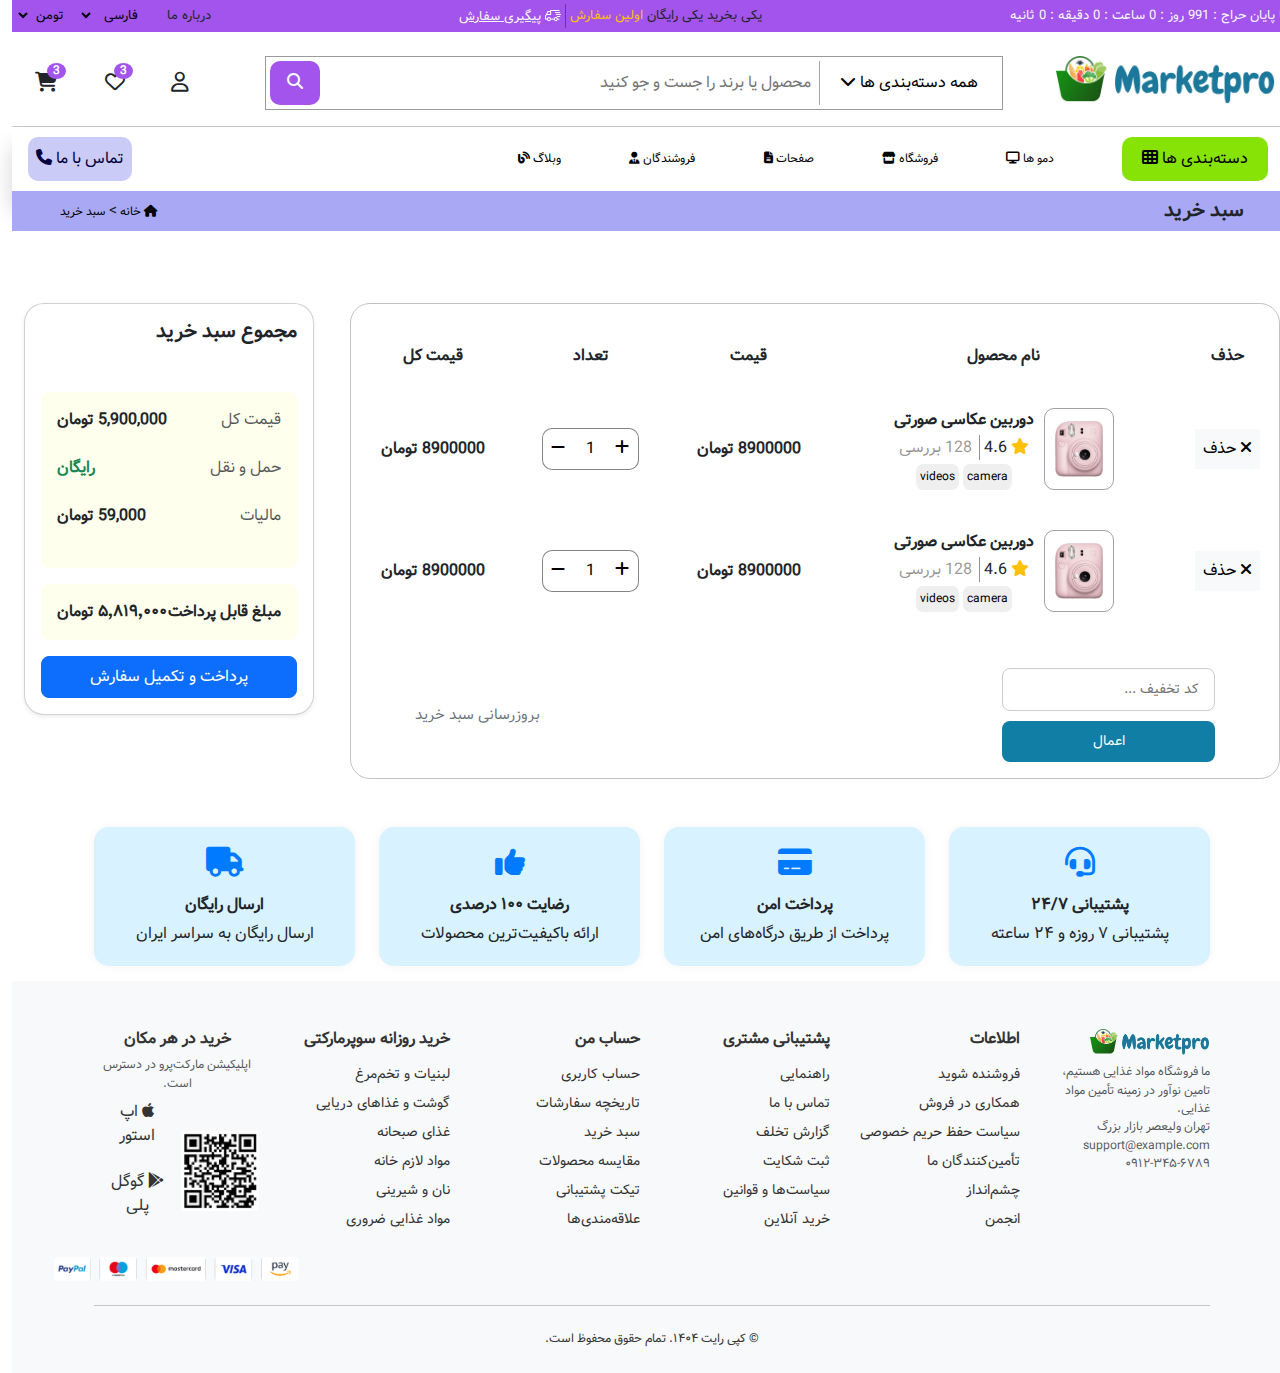
<file: html/shoppingCart.html>
<!DOCTYPE html>
<html lang="en">
<head>
    <meta charset="UTF-8">
    <meta name="viewport" content="width=device-width, initial-scale=1.0">
    <link
      href="https://cdn.jsdelivr.net/npm/bootstrap@5.3.3/dist/css/bootstrap.min.css"
      rel="stylesheet"
    />
    <link
      rel="stylesheet"
      href="https://cdnjs.cloudflare.com/ajax/libs/font-awesome/6.5.0/css/all.min.css"
    />
    <link rel="stylesheet" href="../css/shoppingCart.css" />

    <title>Shopping Cart</title>
</head>
<body dir="rtl">
    <div data-include="../html/header.html"></div>

    <header class="page-address d-flex justify-content-between pe-5 ps-5">
        <h5 class="mt-2 mb-2 fw-bold">سبد خرید</h5>
        <div class="address align-self-center">
            <a href="../index.html" class="align-self-center"> <i class="fa fa-home"></i> خانه  </a>
            >
            <a href="./shoppingCart.html" class="align-self-center">سبد خرید</a>
        </div>
    </header>

    <div class="row mt-5">
        <div class="col-xl-9 p-4">
            <div class="table-cart overflow-x-scroll">
                <table class="w-100 ">
                    <thead class="text-center">
                        <tr>
                            <th>حذف</th>
                            <th>نام محصول</th>
                            <th>قیمت</th>
                            <th>تعداد</th>
                            <th>قیمت کل</th>
                            
                        </tr> 
                        
                    </thead>

                

                    <tbody class="text-center" >
                        <tr>
                            <td>
                                <button class="btn-delete p-2 border-0 bg-light"><i class="fa fa-close"></i> حذف</button>
                            </td>
                            <td>
                                <div class="product-ditayl d-flex justify-content-center">
                                    <a href="#">
                                        <img src="../img/products/product-two-img1.png" alt="product">
                                    </a>
                                    <div class="product-name align-content-center">
                                        <p class="fw-bold">دوربین عکاسی صورتی</p>
                                        <p class="mt-1"><i class="fa fa-star text-warning "></i> 4.6 <span class="comment-cart-product"> 128 بررسی</span></p>
                                        <div class="tag">
                                            <button class="btn-tag p-1 mt-1">camera</button>
                                            <button class="btn-tag p-1 mt-1">videos</button>
                                        </div>
                                    </div>
                                </div>
                            </td>
                            <td>
                                <p class="fw-bold"><span class="one-price">8900000</span> تومان</p>
                            </td>
                            <td>
                                <button class="btn-product-count p-2">
                                    <i class="fa fa-plus ms-3 plus"></i>
                                    <span class="product-count">1</span>
                                    <i class="fa fa-minus me-3 minus"></i>
                                </button>
                            </td>
                            <td>
                                <p class="fw-bold"><span class="all-price">8900000</span> تومان</p>
                            </td>
                        </tr>

                       <tr>
                            <td>
                                <button class="btn-delete p-2 border-0 bg-light"><i class="fa fa-close"></i> حذف</button>
                            </td>
                            <td>
                                <div class="product-ditayl d-flex justify-content-center">
                                    <a href="#">
                                        <img src="../img/products/product-two-img1.png" alt="product">
                                    </a>
                                    <div class="product-name align-content-center">
                                        <p class="fw-bold">دوربین عکاسی صورتی</p>
                                        <p class="mt-1"><i class="fa fa-star text-warning "></i> 4.6 <span class="comment-cart-product"> 128 بررسی</span></p>
                                        <div class="tag">
                                            <button class="btn-tag p-1 mt-1">camera</button>
                                            <button class="btn-tag p-1 mt-1">videos</button>
                                        </div>
                                    </div>
                                </div>
                            </td>
                            <td>
                                <p class="fw-bold"><span class="one-price">8900000</span> تومان</p>
                            </td>
                            <td>
                                <button class="btn-product-count p-2">
                                    <i class="fa fa-plus ms-3 plus"></i>
                                    <span class="product-count">1</span>
                                    <i class="fa fa-minus me-3 minus"></i>
                                </button>
                            </td>
                            <td>
                                <p class="fw-bold"><span class="all-price">8900000</span> تومان</p>
                            </td>
                        </tr>
                        
                    </tbody>

                                
                </table>
                <div class="cart-actions mt-3 mb-3">
                    

                    <div class="discount-code ">
                        <input type="text" placeholder="کد تخفیف ...">
                        <button>اعمال</button>
                    </div>
                    <a href="#" class="cart-update">بروزرسانی سبد خرید</a>

                </div>
            </div>
            
        </div>

        <div class="col-xl-3 ps-4 pt-4 pb-4">
        <div class="card cart-box shadow-sm p-3 text-end">

          <h5 class="fw-bold mb-5 text-dark">مجموع سبد خرید</h5>

          <div class=" p-3 rounded-3 mb-3 pay-ditayl">
            <div class="d-flex justify-content-between mb-4">
              <span class="text-muted">قیمت کل</span>
              <span class="fw-bold"><span class="all-pay">5,900,000</span> تومان</span>
            </div>
            <div class="d-flex justify-content-between mb-4">
              <span class="text-muted">حمل و نقل</span>
              <span class="fw-bold text-success">رایگان</span>
            </div>
            <div class="d-flex justify-content-between mb-4">
              <span class="text-muted">مالیات</span>
              <span class="fw-bold"><span class="maliat">59,000</span> تومان</span>
            </div>
          </div>

          <div class="d-flex justify-content-between align-items-center pay-ditayl p-3 rounded-3 fw-bold text-dark mb-3">
            <span>مبلغ قابل پرداخت</span>
            <span><span class="all-pays">۵٬۸۱۹٬۰۰۰</span> تومان</span>
          </div>

          <button class="btn btn-primary w-100 py-2 rounded-3">پرداخت و تکمیل سفارش</button>

        </div>
        </div>
    </div>

      <div class="container mt-4" >
        <div class="row text-center">

        <div class="col-6 col-md-3">
            <div class="info-box">
            <i class="fas fa-headset"></i>
            <h6 class="mt-2 fw-bold">پشتیبانی ۲۴/۷</h6>
            <p class="mb-0">پشتیبانی ۷ روزه و ۲۴ ساعته</p>
            </div>
        </div>

        <div class="col-6 col-md-3">
            <div class="info-box">
            <i class="fas fa-credit-card"></i>
            <h6 class="mt-2 fw-bold">پرداخت امن</h6>
            <p class="mb-0">پرداخت از طریق درگاه‌های امن</p>
            </div>
        </div>

        <div class="col-6 col-md-3">
            <div class="info-box">
            <i class="fas fa-thumbs-up"></i>
            <h6 class="mt-2 fw-bold">رضایت ۱۰۰ درصدی</h6>
            <p class="mb-0">ارائه باکیفیت‌ترین محصولات</p>
            </div>
        </div>

        <div class="col-6 col-md-3">
            <div class="info-box">
            <i class="fas fa-truck"></i>
            <h6 class="mt-2 fw-bold">ارسال رایگان</h6>
            <p class="mb-0">ارسال رایگان به سراسر ایران</p>
            </div>
        </div>

        </div>
    </div>



    <div data-include="../html/footer.html"></div>


    <script src="https://cdn.jsdelivr.net/npm/bootstrap@5.3.3/dist/js/bootstrap.bundle.min.js"></script>
    <script src="../js/include.js"></script>
    <script src="../js/shoppingCart.js"></script>
</body>
</html>
</file>
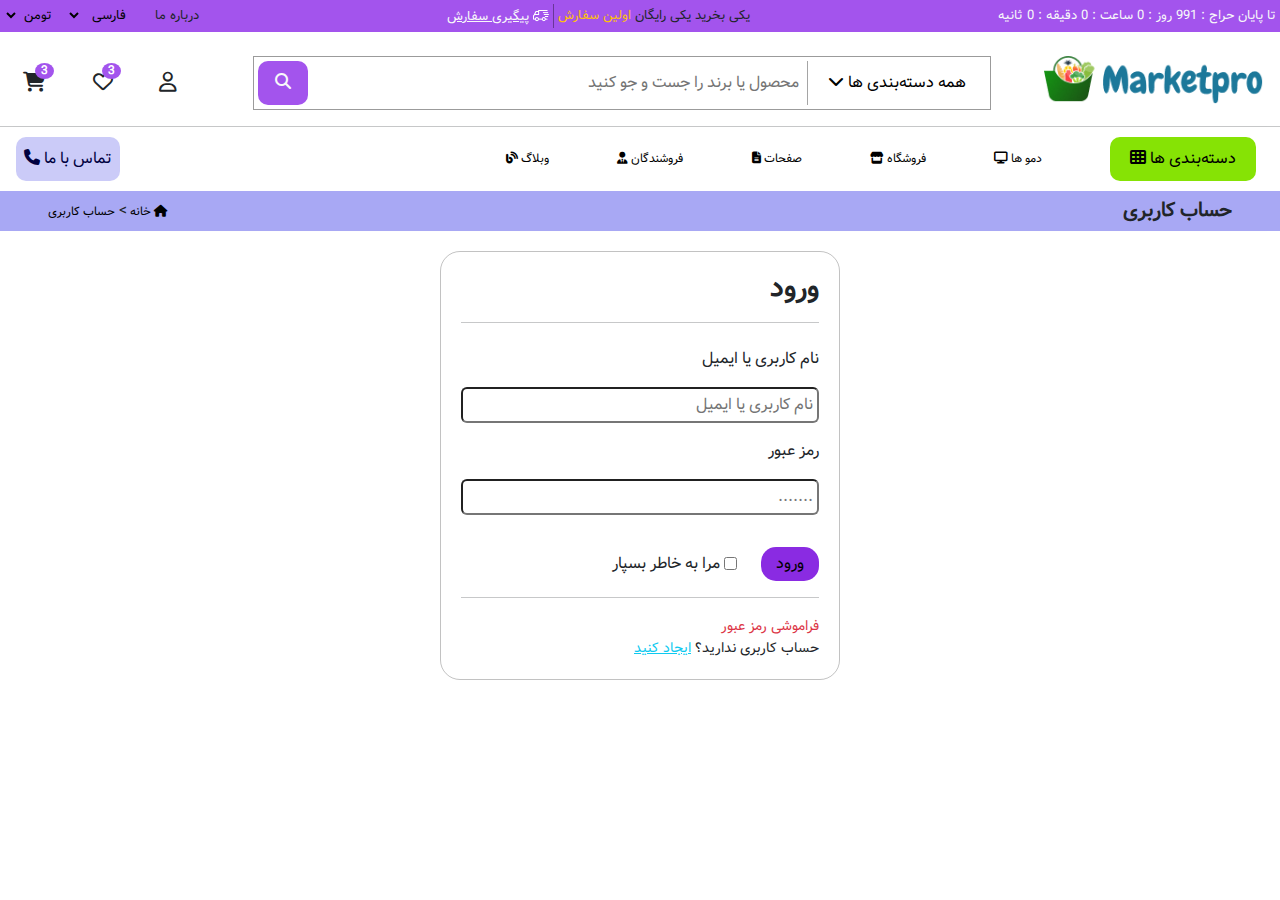
<file: html/signInPage.html>
<!DOCTYPE html>
<html lang="en">
<head>
    <meta charset="UTF-8">
    <meta name="viewport" content="width=device-width, initial-scale=1.0">
    <link
      href="https://cdn.jsdelivr.net/npm/bootstrap@5.3.3/dist/css/bootstrap.min.css"
      rel="stylesheet"
    />
    <link
      rel="stylesheet"
      href="https://cdnjs.cloudflare.com/ajax/libs/font-awesome/6.5.0/css/all.min.css"
    />
    <link rel="stylesheet" href="../css/signInPage.css" />
    <title>signInPage</title>
</head>
<body dir="rtl">
    <div data-include="./header.html"></div>
    <header class="page-address d-flex justify-content-between pe-5 ps-5">
        <h5 class="mt-2 mb-2 fw-bold">حساب کاربری</h5>
        <div class="address align-self-center">
            <a href="../index.html" class="align-self-center"> <i class="fa fa-home"></i> خانه  </a>
            >
            <a href="./shop.html" class="align-self-center">حساب کاربری</a>
        </div>
    </header>


    <main>
        <div class="sign-box">
            <h3 class="fw-bold">ورود</h3>
            <hr>

            <form action="#" class="sign-form">
                <label for="username"  class="mt-2 mb-2">نام کاربری یا ایمیل</label>
                <br>
                <input type="text" class="mt-2 mb-2 w-100 p-1 rounded-2" name="username" placeholder="نام کاربری یا ایمیل" class="w-100">
                <br>
                <label for="username" class="mt-2 mb-2"> رمز عبور </label>
                <br>
                <input type="password" class="mt-2 mb-2 w-100 p-1 rounded-2" name="username" placeholder="......." class="w-100">

                <div class="sign-btn-box mt-4 d-flex">
                    <button class="sign-btn  ms-2">ورود</button>
                    <input type="checkbox" class="ms-1 me-3 align-self-center" name="remember" id=""> <p class="align-self-center">مرا به خاطر بسپار</p>
                </div>

                <hr>

            </form>

            <a href="#" class="forget-pass links  text-danger text-decoration-none">فراموشی رمز عبور</a>
            <p class="links">حساب کاربری ندارید؟ <a href="" class="links create-accont text-info ">ایجاد کنید</a></p>
        </div>


        <div class="sign-up-box">
            <h3 class="fw-bold">ثبت نام</h3>
            <hr>

            <form action="#" class="sign-form">
                <label for="username"  class="mt-2 mb-2">نام کاربری </label>
                <br>
                <input type="text" class="mt-2 mb-2 w-100 p-1 rounded-2" name="username" placeholder="نام کاربری " class="w-100">
                <br>
                <label for="email"  class="mt-2 mb-2"> ایمیل </label>
                <br>
                <input type="email" class="mt-2 mb-2 w-100 p-1 rounded-2" name="email" placeholder="نام کاربری " class="w-100">
                <br>
                <label for="username" class="mt-2 mb-2"> رمز عبور </label>
                <br>
                <input type="password" class="mt-2 mb-2 w-100 p-1 rounded-2" name="username" placeholder="......." class="w-100">
                
                <p class="links light-black mt-2"> اطلاعات شخصی شما برای پردازش سفارش شما و اطلاع از تجربه شما در سراسر این سایت استفاده خواهد شد. <a href="#">قوانین و مقررات </a></p>
                <div class="sign-btn-box mt-4 d-flex">
                    <button class="sign-btn  ms-2">ثبت نام</button>
                </div>

                <hr>

            </form>
            <p class="links">حساب کاربری دارید؟ <a href="#" class="links go-signIn text-info ">وارد شوید </a></p>
        </div>

    </main>
    

    <!-- <div data-include="./footer.html"></div> -->
    <script src="https://cdn.jsdelivr.net/npm/bootstrap@5.3.3/dist/js/bootstrap.bundle.min.js"></script>
    <script src="../js/include.js"></script>
    <script src="../js/signInPage.js"></script>
</body>
</html>
</file>
<file: css/index.css>
@font-face {
  font-family: 'Vazir';
  src: url('../FONTS/Vazir.woff2') format('woff2'),
       url('../FONTS/Vazir.woff') format('woff'),
       url('../FONTS/Vazir.ttf') format('truetype');
}

.black-color-300{
  color: rgba(0, 0, 0, 0.397);

}
.font-small{
  font-size: 10px;
}
.banner{
    background: url('../img/banner-bg.png');
    background-size: cover; /* یا contain */
    height: 500px; /* یا هر ارتفاع مشخص */
    flex-direction: column;
    font-family: 'vazir';
    position: relative;
    
}
.banner-content p{
    color: brown;
    font-weight: bold;
    font-family: 'vazir';
}
.banner-content h2 {
    font-weight: bold;
    font-family: 'vazir';
    font-size: 50px
}

.banner-content .banner-btn{
    border: none;
    border-radius: 30px;
    background-color: rgb(12, 155, 226);
}
.scroll-btn {
  width: 60px;
  height: 60px;
  background-color: #1e758c; /* رنگ آبی */
  color: white;
  border-radius: 50%;
  display: flex;
  align-items: center;
  justify-content: center;
  box-shadow: 0 4px 12px rgba(0, 0, 0, 0.1);
  font-size: 24px;
  position: relative;
  margin: -30px auto 30px auto; /* بالا کمی overlap می‌کنه */
  z-index: 10;
  cursor: pointer;
}
.scroll-btn {
  animation: pulse 2s infinite;
}

@keyframes pulse {
  0% { transform: scale(1); opacity: 1; }
  50% { transform: scale(1.1); opacity: 0.8; }
  100% { transform: scale(1); opacity: 1; }
}
.scroll-btn {
  position: absolute;
  bottom: -30px;
  left: 50%;
  transform: translateX(-50%);
}

.main-category-img{
    max-width: 100%;
    height: auto;
    object-fit: contain;
    transition: all ease 0.3s;
    -webkit-transition: all ease 0.3s;
    -moz-transition: all ease 0.3s;
    -ms-transition: all ease 0.3s;
    -o-transition: all ease 0.3s;
}
.main-category-item{
    width: 150px;
    height: fit-content;
    cursor: pointer;
   
}
.main-category-img-box{
    
    background-color: rgba(165, 42, 42, 0.677);
    width: 150px;
    height: 150px;
    position: relative;
    border-radius: 50%;
    -webkit-border-radius: 50%;
    -moz-border-radius: 50%;
    -ms-border-radius: 50%;
    -o-border-radius: 50%;
}
.main-category-title{
    font-family: 'vazir';
}
.main-category-count{
    color: rgba(0, 0, 0, 0.437);
    font-family: 'vazir';
}
.main-category-item:hover .main-category-img{
    
        transform: scale(1.1);
        -webkit-transform: scale(1.1);
        -moz-transform: scale(1.1);
        -ms-transform: scale(1.1);
        -o-transform: scale(1.1);
 
}
.category-wrapper {
  position: relative;
  overflow: hidden;
}

.main-categoryes {
  overflow-x: scroll; 
  /* scrollbar-width: none; 
  -ms-overflow-style: none;  */
  scroll-behavior: smooth;
  flex-wrap: nowrap; 
}
.main-categoryes::-webkit-scrollbar {
  display: none;
}
.main-categoryes {
  user-select: none; 
  -webkit-user-select: none; 
  -moz-user-select: none; 
  -ms-user-select: none; 
}
.main-category-item {
  flex: 0 0 auto; 
  width: 180px; 
  transition: transform 0.5s ease;
  
  transform: translateX(0);
}

.main-category-item.moving {
  transform: translateX(-133px);
  -webkit-transform: translateX(-133px);
  -moz-transform: translateX(-133px);
  -ms-transform: translateX(-133px);
  -o-transform: translateX(-133px);
}

.main-category-item.entering {
  transform: translateX(136px);
  opacity: 0;
  animation: slideIn 0.5s forwards ease;
  -webkit-animation: slideIn 0.5s forwards ease;
  -webkit-transform: translateX(136px);
  -moz-transform: translateX(136px);
  -ms-transform: translateX(136px);
  -o-transform: translateX(136px);
}

@keyframes slideIn {
  to {
    transform: translateX(0);
    opacity: 1;
  }
}
.dd{
  position: relative;
  height: 230px;
  max-width: 400px;
  background-size: cover;
  margin: 12px auto;
}
.dd1{
  background: url('../img/product-banner/promotional-banner-img1.png'); 
  background-size: cover;
}
.dd2{
  background: url('../img/product-banner/promotional-banner-img2.png'); 
  background-size: cover;
}
.dd3{
  background: url('../img/product-banner/promotional-banner-img3.png'); 
  background-size: cover;
}
.dd4{
  background: url('../img/product-banner/promotional-banner-img4.png'); 
  background-size: cover;
}

.product-banner-content{
  max-width: 100%;
  overflow: hidden;
  height: 100%;
  display: flex;
  flex-direction: column;
  justify-content: center;
  text-align: right;
  position: absolute;
  right: 0;
  font-family: 'vazir';
  z-index: 100 !important;
  padding-right: 30px;
}
.prodct-banner-btn{
  margin-top: 10px;
  border: none;
  background-color: rgb(12, 155, 226);
  width: fit-content;
  padding:2px  10px;
  border-radius: 30px;
  -webkit-border-radius: 30px;
  -moz-border-radius: 30px;
  -ms-border-radius: 30px;
  -o-border-radius: 30px;
}

.all-sales{
  text-decoration: none;
  color: rgba(0, 0, 0, 0.367);
}

.card-slider-wrapper {
  width: 100%;
  overflow-x: auto;
  overflow-y: hidden;
  white-space: nowrap;
  padding: 16px 0;
  direction: ltr; /* اگه سایتت فارسیه، برای چپ به راست بودن اسکرول */
  scroll-behavior: smooth;
}

.card-slider {
  display: inline-flex;
  gap: 16px; /* فاصله بین کارت‌ها */
}

.card {
  position: relative;
  width: 200px;
  background: transparent;
  border: 1px solid #00000036;
  border-radius: 8px;   
  display: flex;
  align-items: center;
  justify-content: center;
  font-size: 18px;
  flex-shrink: 0;
  cursor: pointer;
}

.card-img-custom{
  padding: 30px;
  transition: all ease 0.4s;
  -webkit-transition: all ease 0.4s;
  -moz-transition: all ease 0.4s;
  -ms-transition: all ease 0.4s;
  -o-transition: all ease 0.4s;
}
.card-title{
  font-family: 'vazir';
  font-weight: bolder;
  font-size: 15px;
}
.card-price{
  font-size: 13px; 
}
.card-price .del-price{
  color: rgba(0, 0, 0, 0.46);
}
.card-rate{
  color: rgba(0, 0, 0, 0.46);
  font-size: smaller;
}
.card-sold-box{
  width: 100%;
  height: 7px;
  border-radius: 50px;
  border: 1px solid black; 
}
.sold{
  background-color: rgb(0, 0, 87);
  width: 60%;
  height: 100%;
}
.sold-text{
  font-size: 13px;
}
.card-add-cart-btn{
  width: fit-content;
  padding: 5px 10px;
  border-radius: 20px;
  background-color: #e0f5ff;
  -webkit-border-radius: 20px;
  -moz-border-radius: 20px;
  -ms-border-radius: 20px;
  -o-border-radius: 20px;
  position: absolute;
  top: 20px;
  left: 20px;
  font-size: 13px;
  border: none;
  color: #1e758c;
  cursor: pointer;
  transition: all ease 0.3s;
  -webkit-transition: all ease 0.3s;
  -moz-transition: all ease 0.3s;
  -ms-transition: all ease 0.3s;
  -o-transition: all ease 0.3s;
}
.card-add-cart-btn:hover{
  background-color: rgb(156, 156, 229);
}
.card:hover .card-img-custom{
  transform: scale(1.1);
  -webkit-transform: scale(1.1);
  -moz-transform: scale(1.1);
  -ms-transform: scale(1.1);
  -o-transform: scale(1.1);
}

.product-baner-buying-wrapper{
  height: 250px;
}

.product-baner-buying1{
  background: url('../img/banner/flash-sale-bg1.png');  
  background-size: cover;
  background-position: left;

}
.product-baner-buying2{
  background: url('../img/banner/flash-sale-bg2.png');  
  background-size: cover;
  background-position: center;
}
.product-baner-buying {
  
  background-size: cover;
  
  height: 250px;
  border-radius: 12px;
}

.prodct-banner-btn-buying{
  width: 100px;
  padding: 5px 10px;
  border: none;
  border-radius: 30px;
  background-color: rgb(193, 193, 255);
  cursor: pointer;
  transition: all ease 0.3s;
  -webkit-transition: all ease 0.3s;
  -moz-transition: all ease 0.3s;
  -ms-transition: all ease 0.3s;
  -o-transition: all ease 0.3s;
}
.prodct-banner-btn-buying:hover{
  background-color: rgb(153, 153, 255);
}
.banner-time{
  padding:5px 10px;
  font-size: 13px;
  background-color: white;
  border-radius: 5px;
  -webkit-border-radius: 5px;
  -moz-border-radius: 5px;
  -ms-border-radius: 5px;
  -o-border-radius: 5px;
  box-shadow: 0px 0px 5px 1px rgba(0, 0, 0, 0.252);
}
.custom-product-menu-item{
  color: rgba(0, 0, 0, 0.476);
  padding: 5px 10px;
  border-radius: 20px;
  cursor: pointer;
  transition: all ease 0.3s;

}
.custom-product-menu-item:hover{

  box-shadow: 0 0 0 1px rgb(45, 45, 45); /* شبیه border */
}
.custom-product-card{
    max-width: 200px;
    height: 330px;
    margin: 5px;
    position: relative;
    background: transparent;
    border: 1px solid #00000036;
    border-radius: 8px;   
    align-items: center;
    justify-content: center;
    font-size: 18px;
    flex-shrink: 0;
    cursor: pointer;
}

.custom-card-add-cart-btn{
  width: fit-content;
  padding: 5px 10px;
  border-radius: 20px;
  background-color: #cde9f6;
  font-size: 13px;
  border: none;
  color: #1e758c;
  cursor: pointer;
  transition: all ease 0.3s;
  margin:10px auto;

}
.custom-card-add-cart-btn:hover{
  background-color: rgb(113, 113, 249);
}


.product-baner-buying3{
  background: url('../img/banner/offer-bg-img2.png');  
  background-size: cover;
  background-position: left;

}
.product-baner-buying4{
  background: url('../img/banner/offer-bg-img1.png');  
  background-size: cover;
  background-position: center;
}
.product-baner-buying {
  
  background-size: cover;
  
  height: 250px;
  border-radius: 12px;
}

.prodct-banner-btn-buying{
  width: 100px;
  padding: 5px 10px;
  border: none;
  border-radius: 30px;
  background-color: rgb(193, 193, 255);
  cursor: pointer;
  transition: all ease 0.3s;
  -webkit-transition: all ease 0.3s;
  -moz-transition: all ease 0.3s;
  -ms-transition: all ease 0.3s;
  -o-transition: all ease 0.3s;
}
.prodct-banner-btn-buying:hover{
  background-color: rgb(153, 153, 255);
}
.img-box-logo{
  width: 50px;
  height: 50px;
  border-radius: 50%;
  padding: 10px;
  background-color: white;
  
}
.offer-logo{
  width: 100%;
}

.dealing-banner{
  background-color: #1c799b;
  position: relative;
  height: 430px;
  border-radius: 20px;
  
  
}
.dealing-banner img{
  border-radius: 20px;
}
.dealing-banner::before{
  
  content: "";
  position: absolute;
  top: 0;
  right: 0;
  bottom: 0;
  left: 0;
  background: #1c799bef; /* یا مثلاً red با شفافیت */
  z-index: 2;
  border-radius: 8px;
}
.dealing-shape-bascet{
  position: absolute;
  left: 0;
  bottom: 0;
  width: 300px;
  z-index: 5;
}
.dealing-banner-content{
  position: absolute;
  top: 100px;
  right: 20px;
  z-index: 10;
}
.dealing-btn{
  padding: 7px 15px;
  border-radius: 20px;
  border: none;
  transition: all ease 0.3s;

}
.dealing-btn:hover{
  background-color: #13536a;
  
}
.dealing-card-slider-wrapper {
  
  overflow-x: auto;
  overflow-y: hidden;
  white-space: nowrap;
  padding: 16px 0;
  direction: ltr; /* اگه سایتت فارسیه، برای چپ به راست بودن اسکرول */
  scroll-behavior: smooth;
}

.discount-code-wrapper{
  border: 3px dashed rgb(0, 0, 109);
  padding: 15px 10px;
  background-color: rgb(184, 184, 239);
  border-radius: 10px;
  -webkit-border-radius: 10px;
  -moz-border-radius: 10px;
  -ms-border-radius: 10px;
  -o-border-radius: 10px;
}
.discount-code-btn{
  padding: 7px 15px;
  background-color: rgb(150, 150, 243);
  border-radius: 25px;
  color: white;
  transition: all ease 0.3s;
  border: none;
}
.discount-code-btn:hover{
  background-color: rgb(97, 97, 242);
}

.special-product-title{
  background-color: #ddf7ff;
  width: 100%;
  padding: 10px 7px; 
  border-radius: 15px;
  
}
.special-product-title h3{
  padding-bottom: 5px;
  border-bottom: 1px solid rgba(0, 0, 0, 0.312);
  font-size: 20px;
  font-weight: bold;
}
.special-product{
  border: 1px solid rgba(0, 0, 0, 0.215);
  border-radius: 15px;
  padding: 10px;
  -webkit-border-radius: 15px;
  -moz-border-radius: 15px;
  -ms-border-radius: 15px;
  -o-border-radius: 15px;
}

.special-product-img-box{
  width: 70px;
  height: 70px;
  border: 1px solid rgba(0, 0, 0, 0.272);
  border-radius: 5px;
  margin-left: 10px;
  -webkit-border-radius: 5px;
  -moz-border-radius: 5px;
  -ms-border-radius: 5px;
  -o-border-radius: 5px;
}
.special-product-img-box img{
  width: 100%;
}
.special-product-content p{
  font-size: 12px;
  color: rgba(0, 0, 0, 0.393);
}

.timer-week-deal{

  font-size: 7px;
}
.brand-img-box {
    width: 100%;
    overflow-x: auto;
    overflow-y: hidden;
    white-space: nowrap;
    padding: 16px 0;
    direction: ltr; /* اگه سایتت فارسیه، برای چپ به راست بودن اسکرول */
    scroll-behavior: smooth;
}
.brand-img-box img {
  width: 120px;
  margin: 10px;
}
.email-box-wrapper{
  background-color: wheat;
  padding: 40px 15px;
  height: fit-content;
}
.email-img{
  width: 90%;
}
.email-img-box{
  text-align: left;
}
.email-input{
  width: 70%;
  height: 45px;
  margin-left: 10px;
  border-radius: 5px;
  border: none;
  padding-right: 10px ;
}
.email-btn{
  padding: 5px 10px;
  background-color: rgb(66, 243, 66);
  border-radius: 5px;
  border: none;
  cursor: pointer;
  transition: all ease 0.3s;

}
.email-btn:hover{
  background-color: rgb(19, 239, 19);
}

@media (max-width : 790px) {
  .banner {
    margin-top: 130px;
  }
  .banner-wrapper{
    
    flex-direction: column !important;
  }
  .banner-img-box{
    margin-top: 30px;
  }
  .category-wrapper {
    margin-top: 130px;
  }
  .scroll-btn{
    bottom: -160px;
  }
  .sales-wrapper{
    flex-direction: column;
  }
  .custom-product-menu ul {
    flex-wrap: wrap;
  }
  
}
@media (max-width : 444px) {
  .banner-img-box img{
    width: 60%;
    display: block;
    margin: 0 auto;
  }
  .custom-product-card{
    margin: 10px auto;
    
  }
}
</file>
<file: css/productPage.css>
.light-black{
    color: rgba(0, 0, 0, 0.555);
}

.img-product-box{
    width: 100%;
    height: fit-content;
    border: 1px solid rgba(0, 0, 0, 0.491);
    border-radius: 20px;
    -webkit-border-radius: 20px;
    -moz-border-radius: 20px;
    -ms-border-radius: 20px;
    -o-border-radius: 20px;
    padding: 5px;
}
.img-product-box img{
    width: 60%;
    display: block;
    margin: 20px auto;
   
}
.more-img{
    padding: 10px;
    background-color: rgb(226, 233, 249);
    border-radius: 15px;
    -webkit-border-radius: 15px;
    -moz-border-radius: 15px;
    -ms-border-radius: 15px;
    -o-border-radius: 15px;
}
.more-img-box{
    background-color: white;
    border: 1px solid rgba(0, 0, 0, 0.491);
    border-radius: 20px;
    width: 90px;
    padding: 10px;
    height: 90px;
    cursor: pointer;
    
}
.more-img-box:hover img{
    transform: scale(1.09);
    -webkit-transform: scale(1.09);
    -moz-transform: scale(1.09);
    -ms-transform: scale(1.09);
    -o-transform: scale(1.09);
}
.more-img-box img{
    width: 100%;
    height: 100%;
    object-fit: contain;
    transition: all ease 0.3s;
    -webkit-transition: all ease 0.3s;
    -moz-transition: all ease 0.3s;
    -ms-transition: all ease 0.3s;
    -o-transition: all ease 0.3s;
}
.off-time{
    border: 1px solid black;
    border-radius: 5px;
    padding: 2px 5px;
}

.product-off-timer-box{
    font-size: 13px;
    padding: 10px ;
    background-color: rgb(240, 255, 240);
    border-radius: 10px;
    -webkit-border-radius: 10px;
    -moz-border-radius: 10px;
    -ms-border-radius: 10px;
    -o-border-radius: 10px;
}
.product-inventory-box{
    height: 7px;
    border-radius: 5px;
    -webkit-border-radius: 5px;
    -moz-border-radius: 5px;
    -ms-border-radius: 5px;
    -o-border-radius: 5px;
    border: 1px solid rgb(0, 0, 96);
}
.product-inventory{
    height: 100%;
    width: 30%;
    border-radius: 5px;
    background-color:rgb(0, 0, 96) ;
}
.btn-product-count{
    padding:5px 10px;
    border-radius: 30px;
    border: 1px solid black;
    background-color: transparent;
    -webkit-border-radius: 20px;
    -moz-border-radius: 20px;
    -ms-border-radius: 20px;
    -o-border-radius: 20px;
}
.add-cart{
    background-color: rgb(117, 117, 173);
    color: white;
    padding: 5px 30px;
    border-radius: 30px;
    border: none;
    -webkit-border-radius: 30px;
    -moz-border-radius: 30px;
    -ms-border-radius: 30px;
    -o-border-radius: 30px;
}
.add-cart:hover{
    background-color: rgb(79, 79, 115);
}
.btn-react-wrapper{

}
.btn-react{
    width: 40px;
    height: 40px;
    border-radius: 50%;
    background-color: rgb(251, 228, 228);
    margin: 0 10px;
    cursor: pointer;
    transition: all ease 0.3s;
    -webkit-transition: all ease 0.3s;
    -moz-transition: all ease 0.3s;
    -ms-transition: all ease 0.3s;
    -o-transition: all ease 0.3s;
}
.btn-react:hover{
    background-color: rgb(75, 83, 112);
    color: white;
}
.discount-product{
    padding: 10px ;
    background-color: transparent;
    border: 1px dashed blue;
    border-radius: 10px;
    -webkit-border-radius: 10px;
    -moz-border-radius: 10px;
    -ms-border-radius: 10px;
    -o-border-radius: 10px;
}
.ul-pruduct li , .ul-description li{
    list-style-type: disc !important;
}
.shop-ditayl-product-box{
     border: 1px solid rgba(0, 0, 0, 0.539);
     border-radius:20px ;
     -webkit-border-radius:20px ;
     -moz-border-radius:20px ;
     -ms-border-radius:20px ;
     -o-border-radius:20px ;
}
.shop-prewive-box{
   border-radius: 27px;
   -webkit-border-radius: 27px;
   -moz-border-radius: 27px;
   -ms-border-radius: 27px;
   -o-border-radius: 27px;
}
.shop-prewive-box h6{
   font-size: 13px;
}
.shop-icon-box{
    width: 40px;
    height: 40px;
    border-radius: 50%;
    background-color: aliceblue;
    
}
.shop-prewive-btn{
    font-size: 12px;
    padding: 5px 10px;
    border-radius: 27px;
    -webkit-border-radius: 27px;
    -moz-border-radius: 27px;
    -ms-border-radius: 27px;
    -o-border-radius: 27px;
    border: none;
}
.shop-ditayl-product{
    background-color: rgb(255, 255, 225);
}
.shop-ditayl-product-icon{
    width: 38px;
    height: 38px;
    border-radius: 50%;
    background-color: rgb(255, 255, 255);
    color: rgb(24, 79, 127);
}
.shop-dirayl-product-content{
    font-size: 13px;
}
.shop-dirayl-product-content h6{
    font-size: 12px;
}
.comment-decription-box{
    width: 95%;
    margin: 0 auto;
    border: 1px solid rgba(0, 0, 0, 0.537);
    border-radius: 20px;
    -webkit-border-radius: 20px;
    -moz-border-radius: 20px;
    -ms-border-radius: 20px;
    -o-border-radius: 20px;
    padding-top: 10px;
    padding-bottom: 10px;
    
}
.btn-change-comment-description-wrapper{

}
.btn-change-comment-description{

}
.comment , .description{
    border: none;
    padding: 7px 13px;
    border-radius: 15px;
    background-color: transparent;
    transition: all ease 0.3s;
    -webkit-transition: all ease 0.3s;
    -moz-transition: all ease 0.3s;
    -ms-transition: all ease 0.3s;
    -o-transition: all ease 0.3s;
}
.btn-select{
    background-color: rgb(42, 42, 123);
    color: white;

}
.garanti{
    border: none;
    padding: 7px 13px;
    border-radius: 15px;
    background-color: rgb(170, 231, 189);
}
.description-wrapper h4{
    font-size: 15px;
    font-weight: bold;
    margin: 16px ;
}
.description-wrapper li{
    display: flex;
    font-size: 13px;
    margin: 7px 10px;
}
.ul-description li {
    list-style-type: circle !important;
}
.description-wrapper p , .description-wrapper i{
    align-self: center;
    margin: 7px 10px;

}
.description-wrapper p {
    font-size: 13px;
}
.description-wrapper{
    padding: 10px;
}
.comment-react-btn{
    
     padding: 7px 15px;
     font-size: 13px;
     border: none;
     background-color: transparent;
}
.comment p{
    font-size: 13px;
}

.rate-box{
    width: 100%;
    height: 8px;
    border: 1px solid blue;
    border-radius: 10px;
    -webkit-border-radius: 10px;
    -moz-border-radius: 10px;
    -ms-border-radius: 10px;
    -o-border-radius: 10px;
}
.rate-box .rated{
    height: 8px;
    background-color: blue;
    border-radius: 10px;
    -webkit-border-radius: 10px;
    -moz-border-radius: 10px;
    -ms-border-radius: 10px;
    -o-border-radius: 10px;
}
.rate-box .rated1{
    width: 80%;
}
.rate-box .rated2{
    width: 60%;
}
.rate-box .rated3{
    width: 40%;
}
.rate-box .rated4{
    width: 20%;
}
.rate-box .rated5{
    width: 5%;
}
.user-rate-box{
    font-size: 13px;
}
.numeric-rate , .star-rate{
    border: 1px solid rgba(0, 0, 0, 0.414);
    padding: 20px;
    margin: 5px;
    border-radius: 10px;
    -webkit-border-radius: 10px;
    -moz-border-radius: 10px;
    -ms-border-radius: 10px;
    -o-border-radius: 10px;
}
.rate-count{
    width: 50px;
    margin-right: 10px;
}
.comment-btn{
    padding: 7px 12px;
    border-radius: 15px;
    -webkit-border-radius: 15px;
    -moz-border-radius: 15px;
    -ms-border-radius: 15px;
    -o-border-radius: 15px;
    border: none;
    background-color: rgb(195, 154, 233);
    transition: all ease 0.3s;
    -webkit-transition: all ease 0.3s;
    -moz-transition: all ease 0.3s;
    -ms-transition: all ease 0.3s;
    -o-transition: all ease 0.3s;
}
.comment-btn:hover{
    background-color: blueviolet;
}


.card-slider-wrapper {
  width: 100%;
  overflow-x: auto;
  overflow-y: hidden;
  white-space: nowrap;
  padding: 16px 0;
  direction: ltr; /* اگه سایتت فارسیه، برای چپ به راست بودن اسکرول */
  scroll-behavior: smooth;
}

.card-slider {
  display: inline-flex;
  gap: 16px; /* فاصله بین کارت‌ها */
}

.card {
  position: relative;
  width: 200px;
  background: transparent;
  border: 1px solid #00000036;
  border-radius: 8px;   
  display: flex;
  align-items: center;
  justify-content: center;
  font-size: 18px;
  flex-shrink: 0;
  cursor: pointer;
}

.card-img-custom{
  padding: 30px;
  transition: all ease 0.4s;
  -webkit-transition: all ease 0.4s;
  -moz-transition: all ease 0.4s;
  -ms-transition: all ease 0.4s;
  -o-transition: all ease 0.4s;
}
.card-title{
  font-family: 'vazir';
  font-weight: bolder;
  font-size: 15px;
}
.card-price{
  font-size: 13px; 
}
.card-price .del-price{
  color: rgba(0, 0, 0, 0.46);
}
.card-rate{
  color: rgba(0, 0, 0, 0.46);
  font-size: smaller;
}

.card-sold-box{
  width: 100%;
  height: 7px;
  border-radius: 50px;
  border: 1px solid black; 
}
.sold{
  background-color: rgb(0, 0, 87);
  width: 60%;
  height: 100%;
}
.sold-text{
  font-size: 13px;
}
.card-add-cart-btn{
  width: fit-content;
  padding: 5px 10px;
  border-radius: 20px;
  background-color: #e0f5ff;
  -webkit-border-radius: 20px;
  -moz-border-radius: 20px;
  -ms-border-radius: 20px;
  -o-border-radius: 20px;
  position: absolute;
  top: 20px;
  left: 20px;
  font-size: 13px;
  border: none;
  color: #1e758c;
  cursor: pointer;
  transition: all ease 0.3s;
  -webkit-transition: all ease 0.3s;
  -moz-transition: all ease 0.3s;
  -ms-transition: all ease 0.3s;
  -o-transition: all ease 0.3s;
}
.card-add-cart-btn:hover{
  background-color: rgb(156, 156, 229);
}
.card:hover .card-img-custom{
  transform: scale(1.1);
  -webkit-transform: scale(1.1);
  -moz-transform: scale(1.1);
  -ms-transform: scale(1.1);
  -o-transform: scale(1.1);
}


.info-box {
    background-color: #d9f2ff;
    border-radius: 15px;
    padding: 20px;
    text-align: center;
    margin-bottom: 15px;
    box-shadow: 0 0 10px rgba(0,0,0,0.05);
}

.info-box i {
    font-size: 30px;
    color: #007bff;
    margin-bottom: 10px;
}

.main-banner {
    background-color: #111d47;
    color: white;
    padding: 40px 20px;
    border-radius: 20px;
}

.main-banner h2 {
    font-size: 2.5rem;
    font-weight: bold;
}

.main-banner p {
    font-size: 1.2rem;
}

.email-box {
    background-color: white;
    border-radius: 50px;
    padding: 8px;
    display: flex;
    justify-content: space-between;
    align-items: center;
    margin-top: 20px;
}

.email-box input {
    border: none;
    outline: none;
    padding: 10px 20px;
    flex: 1;
    border-radius: 50px;
}

.sign-in-user {
    background-color: #0047ff;
    border: none;
    color: white;
    padding: 10px 25px;
    border-radius: 50px;
    margin-right: 10px;
}

@media (max-width: 768px) {
    .main-banner h2 {
    font-size: 1.6rem;
    }

    .main-banner img {
    margin-bottom: 20px;
    }
}
@media (max-width : 520px){
    .custom-body{
        padding: 0 15px;
    }
    .rate-wrapper , .btn-wrapper , .product-price-box , .product-rate , .product-rate-box{
        display: block !important;
    }
    .btn-react-wrapper , .add-cart{
        margin-top: 10px;
    }

    
}
</file>
<file: css/shop.css>
.borders{
    border: 1px solid rgba(0, 0, 0, 0.535);
}
.light-black{
    color: rgba(0, 0, 0, 0.494);
}
.filter-box h4{
    margin: 24px 0;
    font-size: 20px;
    font-weight: bold;
}
.category-box {
    height: 400px;
  
}
.category-box ul{
    height: 280px;
    overflow-y: scroll;
  
}
.category-box li{
  margin-top: 20px;

  
}
.category-box a{
    font-size: 14px;
    text-decoration: none;
    color: black;
}
.category-box a:hover{
    
    color: rgba(0, 0, 0, 0.536);
}
.filter-btn{
    padding: 5px 10px;
    border-radius: 20px;
    border: none;
    background-color: rgb(203, 203, 255);
}
.color-filter input , .brand-filter input{
    margin-left: 10px;
}
.color-filter li , .brand-filter li{
    margin-top: 10px;
}
.img-box{
    background-color: bisque;
    padding: 20px;
    height: 160px;
    width: 160px;
    margin: 10px auto;
}
.img-box:hover img{
    transform: scale(1.1);
    -webkit-transform: scale(1.1);
    -moz-transform: scale(1.1);
    -ms-transform: scale(1.1);
    -o-transform: scale(1.1);
}
.img-box img{
    display: block;
    margin: 0px auto;
    transition:all ease 0.3s ;
    -webkit-transition:all ease 0.3s ;
    -moz-transition:all ease 0.3s ;
    -ms-transition:all ease 0.3s ;
    -o-transition:all ease 0.3s ;
    width: 109px;
    height: 109px;
}
.card-sold-box{
  width: 100%;
  height: 7px;
  border-radius: 50px;
  border: 1px solid black; 
}
.sold{
  background-color: rgb(0, 0, 87);
  width: 60%;
  height: 100%;
}
.sold-text{
  font-size: 12px;
}
.add-cart{
    margin: 10px auto;
    padding: 6px 10px;
    font-size: 14px;
    border-radius: 10px;
    border: none;
    background-color: rgb(224, 224, 255);
}

.product-name{
    font-size: 15px;
    font-weight: bold;
}
.product-rate{
    font-size: 11px;
    
}
.product-price{
    font-size:14px;
}

.info-box {
    background-color: #d9f2ff;
    border-radius: 15px;
    padding: 20px;
    text-align: center;
    margin-bottom: 15px;
    box-shadow: 0 0 10px rgba(0,0,0,0.05);
}

.info-box i {
    font-size: 30px;
    color: #007bff;
    margin-bottom: 10px;
}

@media (max-width : 1200px) {
    .filter-box{
        display: none;
    }
    
    
}
.page-address{
    background-color: rgb(168, 168, 244);
}
.address a{
    font-size: 12px;
    text-decoration: none;
    color: black;
}
.address a:hover{
    
    color: rgba(0, 0, 0, 0.498);
}
.product-box:hover{
    cursor: pointer;
}
</file>
<file: css/shoppingCart.css>
.page-address{
    background-color: rgb(168, 168, 244);
}
.address a{
    font-size: 12px;
    text-decoration: none;
    color: black;
}
.address a:hover{
    
    color: rgba(0, 0, 0, 0.498);
}


.product-ditayl a{
    width: 70px;
    border: 1px solid rgba(0, 0, 0, 0.369);
    border-radius: 10px;
    align-content: center;
    margin-left: 10px;
    
    
}
.product-ditayl a img{
    width: 70%;
    display: block;
    margin: 0 auto;
}
.comment-cart-product{
    border-right: 1px solid rgba(0, 0, 0, 0.426);
    padding-right: 7px;
    color:  rgba(0, 0, 0, 0.426);
}
.btn-tag{
    border: none;
    border-radius: 7px;
    -webkit-border-radius: 7px;
    -moz-border-radius: 7px;
    -ms-border-radius: 7px;
    -o-border-radius: 7px;
    font-size: 12px;
    transition: all ease 0.3s;
    -webkit-transition: all ease 0.3s;
    -moz-transition: all ease 0.3s;
    -ms-transition: all ease 0.3s;
    -o-transition: all ease 0.3s;
}
.btn-tag:hover{
    background-color: rgb(192, 192, 255);
}
.btn-product-count{
    border: 1px solid rgba(0, 0, 0, 0.481);
    background-color: white;
    border-radius: 10px;
    -webkit-border-radius: 10px;
    -moz-border-radius: 10px;
    -ms-border-radius: 10px;
    -o-border-radius: 10px;
}
table {
    border-collapse: separate;
    border-spacing: 0 40px; /* فاصله عمودی بین ردیف‌ها */
    overflow-x: scroll;
  }
.table-cart{
    border: 1px solid rgba(0, 0, 0, 0.24);
    border-radius: 20px;
    -webkit-border-radius: 20px;
    -moz-border-radius: 20px;
    -ms-border-radius: 20px;
    -o-border-radius: 20px;
}
 .cart-actions {
      display: flex;
      justify-content: space-between;
      align-items: center;
      max-width: 800px;
      margin: auto;
    }

    .cart-update {
      color: #6c757d;
      cursor: pointer;
      font-size: 15px;
      text-decoration: none;
    }

    .discount-code {
      display: flex;
      flex-direction: column;
      gap: 10px;
    }

    .discount-code input {
      padding: 10px 15px;
      border: 1px solid #ccc;
      border-radius: 8px;
      font-size: 14px;
      min-width: 150px;
    }

    .discount-code button {
      background-color: #117ea6;
      color: white;
      border: none;
      border-radius: 8px;
      padding: 10px 20px;
      cursor: pointer;
      font-size: 14px;
      transition: 0.3s ease;
    }

    .discount-code button:hover {
      background-color: #0d6e96;
    }
.pay-ditayl{
    background-color: rgb(255, 255, 237);
}
.cart-box{
    border-radius: 20px;
    -webkit-border-radius: 20px;
    -moz-border-radius: 20px;
    -ms-border-radius: 20px;
    -o-border-radius: 20px;
}
.info-box {
    background-color: #d9f2ff;
    border-radius: 15px;
    padding: 20px;
    text-align: center;
    margin-bottom: 15px;
    box-shadow: 0 0 10px rgba(0,0,0,0.05);
}

.info-box i {
    font-size: 30px;
    color: #007bff;
    margin-bottom: 10px;
}
.table-cart {
  overflow-x: auto;
  width: 100%;
}

.table-cart table {
  min-width: 800px; /* یا بیشتر بر اساس محتوای ستون‌ها */
}
</file>
<file: css/signInPage.css>
.light-black{
    color: rgba(0, 0, 0, 0.494);
}

.page-address{
    background-color: rgb(168, 168, 244);
}
.address a{
    font-size: 12px;
    text-decoration: none;
    color: black;
}
.address a:hover{
    
    color: rgba(0, 0, 0, 0.498);
}
.sign-box , .sign-up-box{
    width: 400px;
    margin: 20px auto;
    padding: 20px;
    border: 1px solid rgba(0, 0, 0, 0.24);
    border-radius: 20px;
    -webkit-border-radius: 20px;
    -moz-border-radius: 20px;
    -ms-border-radius: 20px;
    -o-border-radius: 20px;
}
.sign-btn{
    padding: 5px 15px;
    border-radius: 15px;
    -webkit-border-radius: 15px;
    -moz-border-radius: 15px;
    -ms-border-radius: 15px;
    -o-border-radius: 15px;
    border: none;
    background-color: blueviolet;
}
.links{
    font-size: 14px;
}
.sign-up-box{
    display: none;
}
</file>
